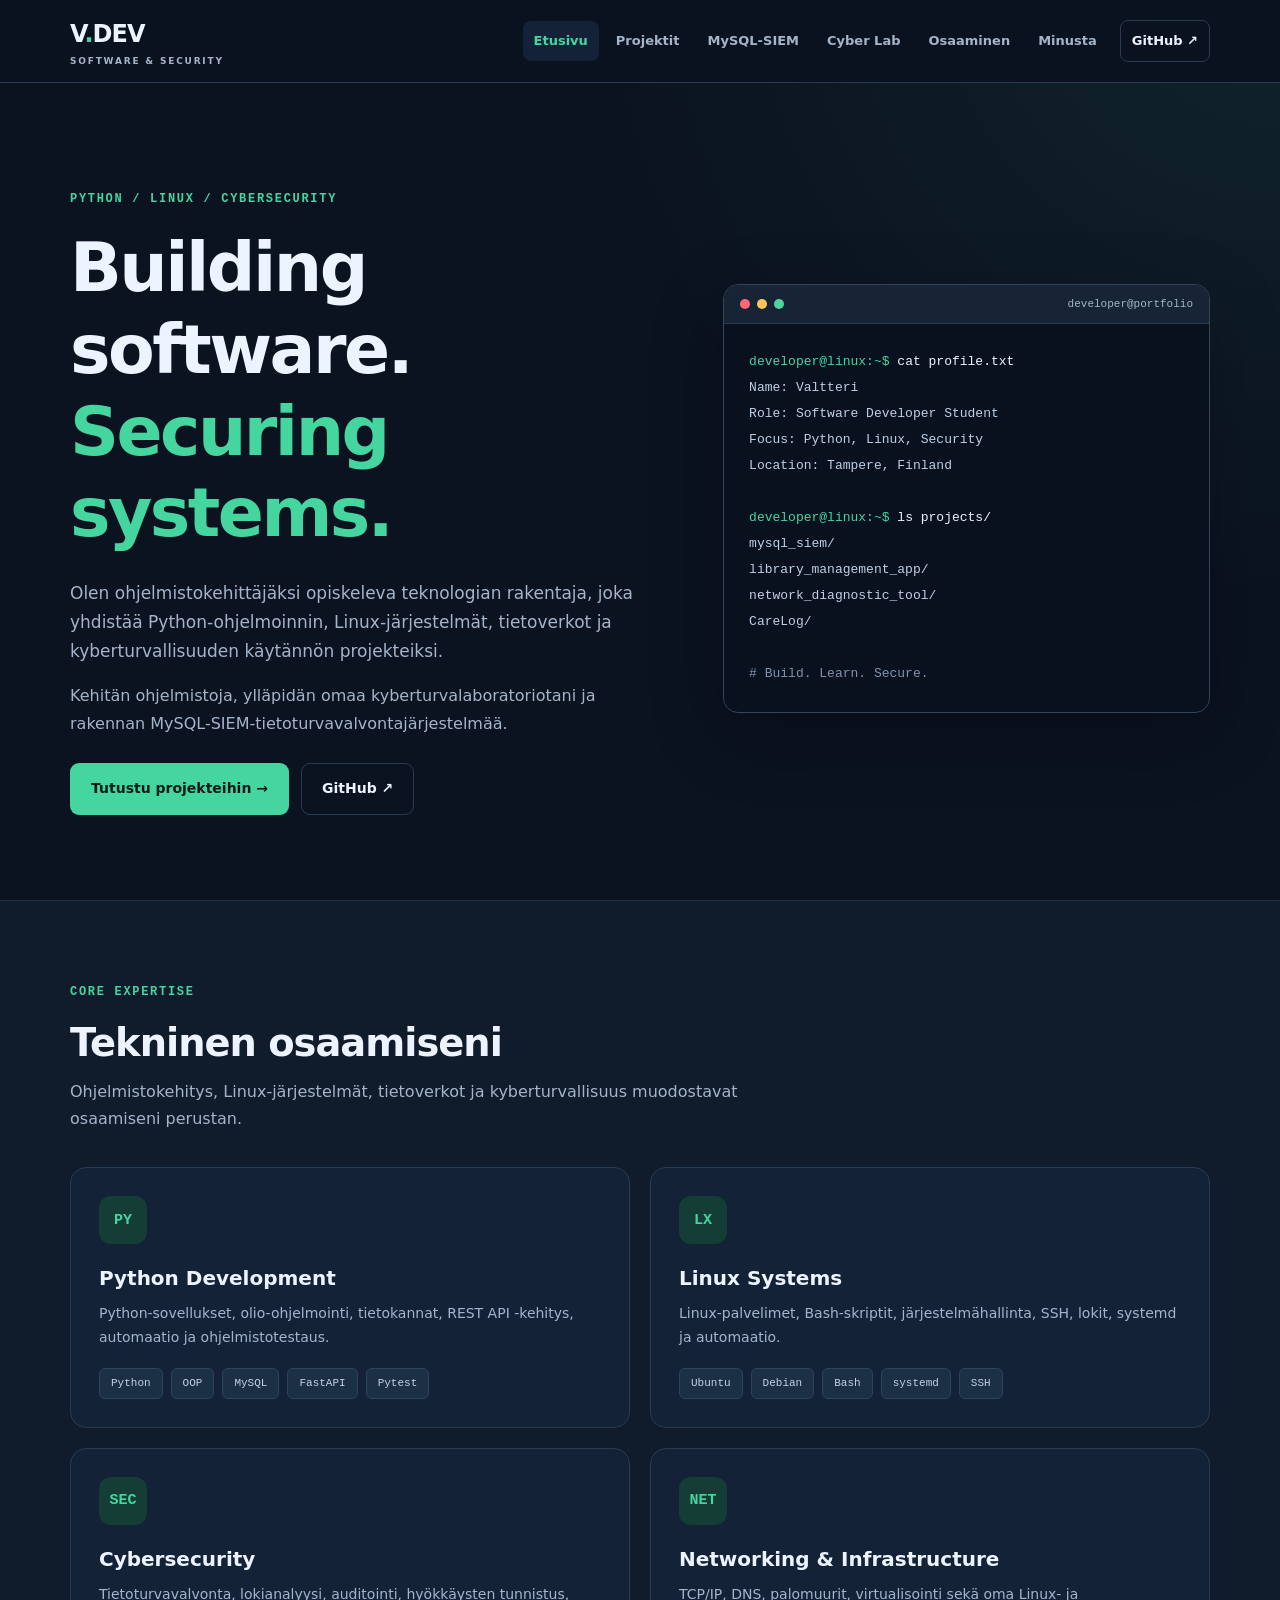
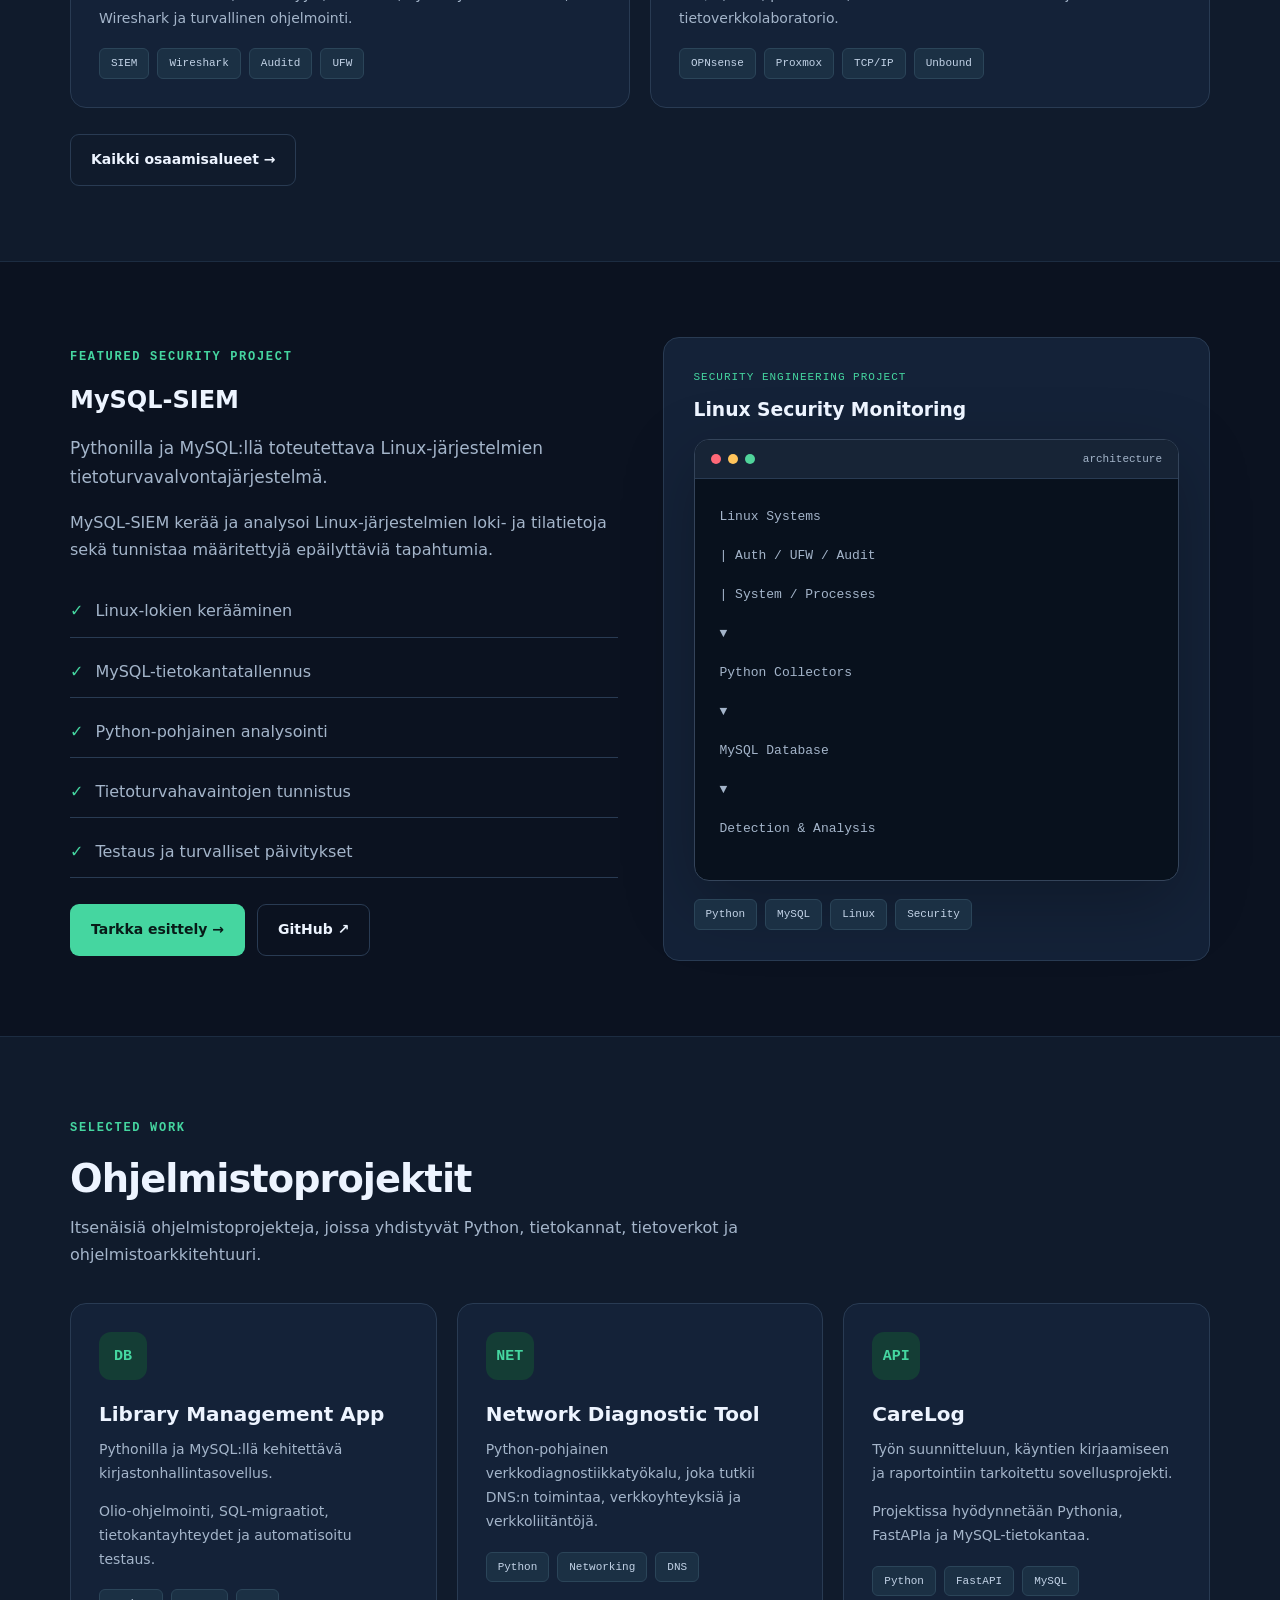
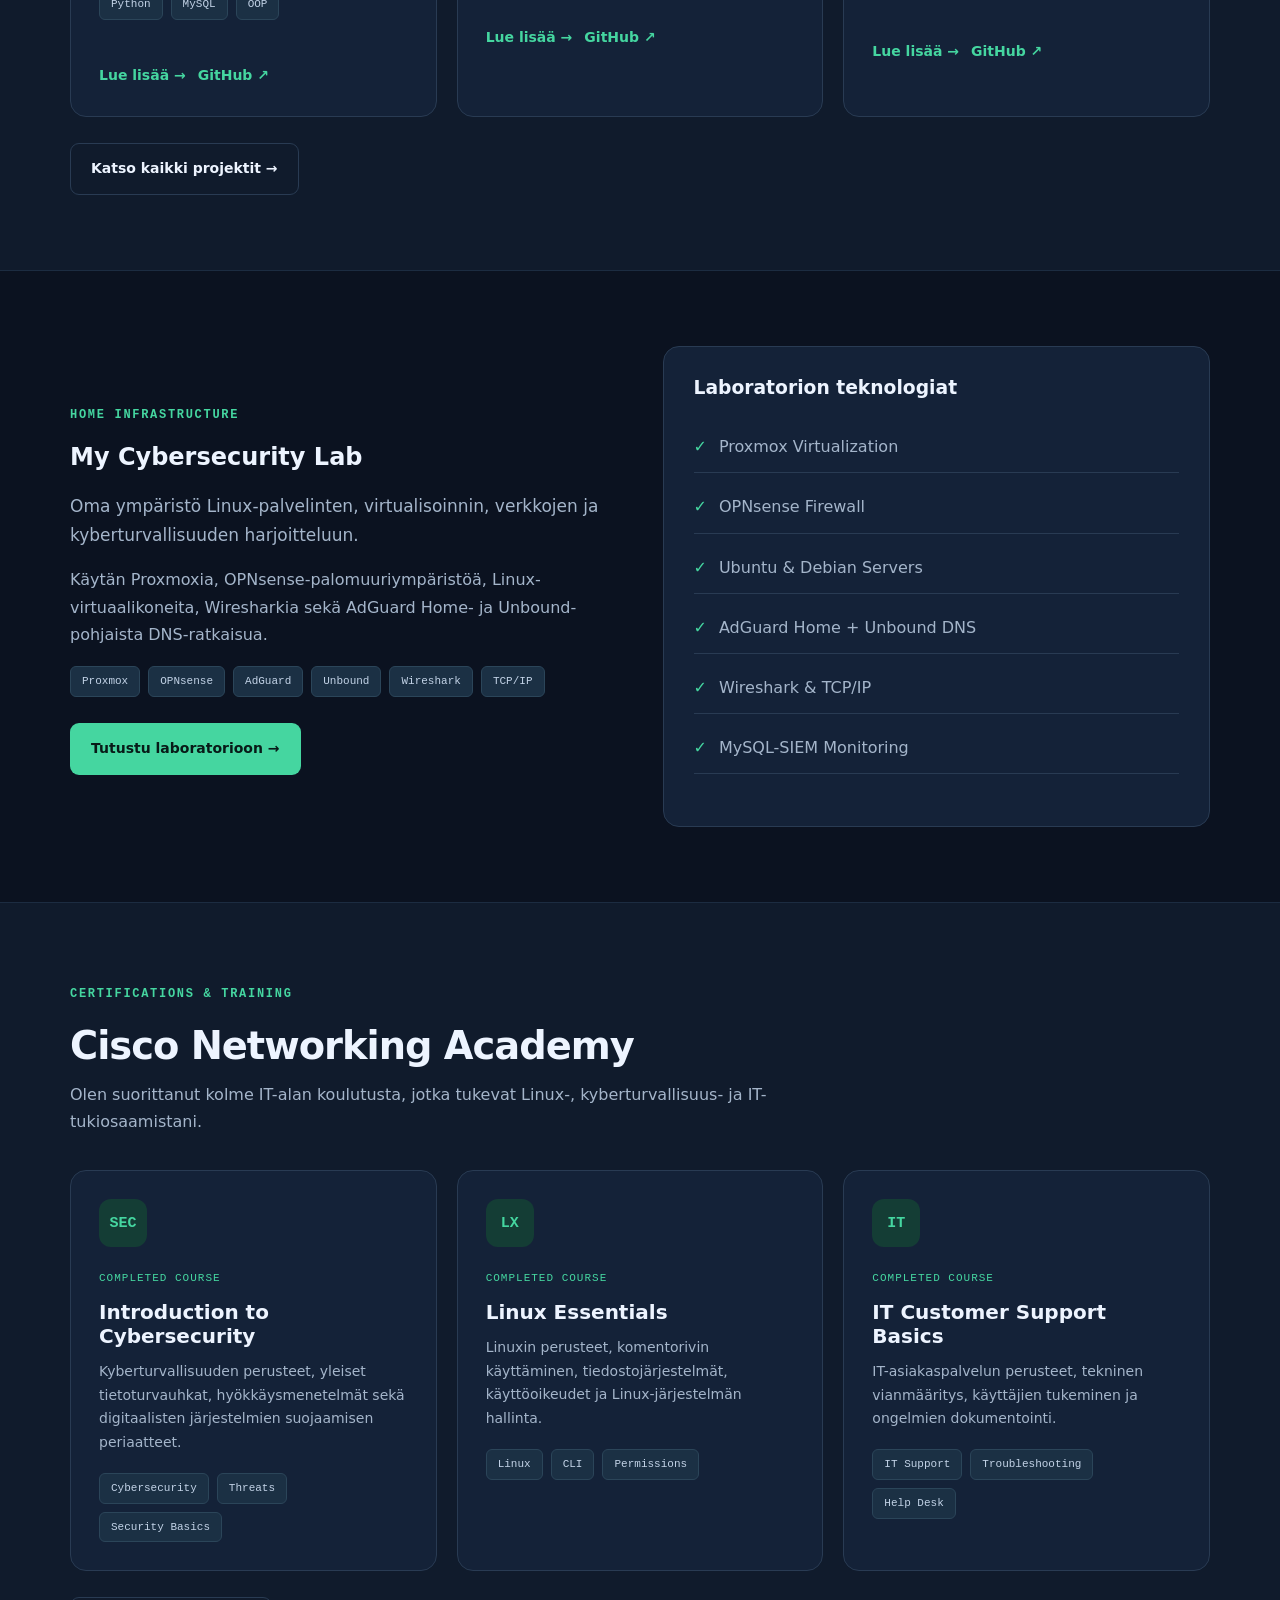
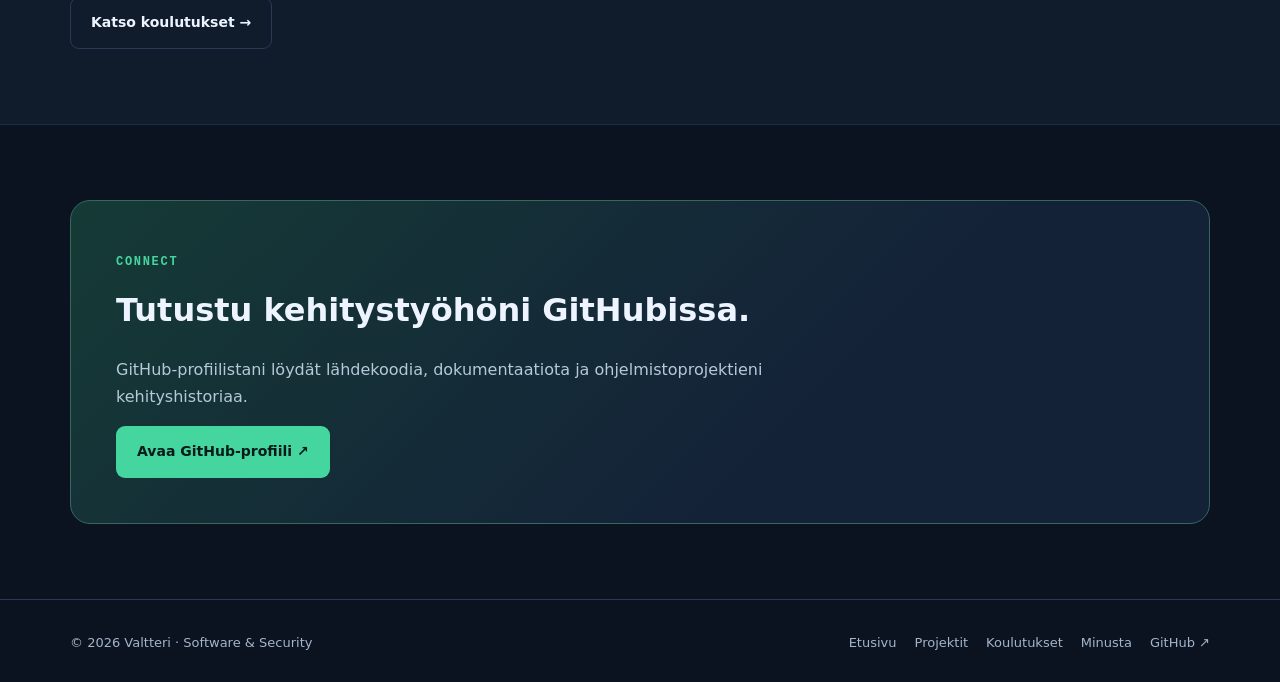
<file: docs/index.html>
<!DOCTYPE html>
<html lang="fi">

<head>
    <meta charset="UTF-8">
    <meta name="viewport"
          content="width=device-width, initial-scale=1.0">
    <meta name="theme-color" content="#0b1220">

    <meta name="description"
          content="Valtterin ohjelmistokehittäjän portfolio.
          Python, Linux, kyberturvallisuus, tietoverkot,
          Cisco Networking Academy ja MySQL-SIEM.">

    <title>
        Valtteri | Software Developer & Cybersecurity
    </title>

    <link rel="stylesheet" href="css/style.css">
</head>

<body>

<a class="skip-link" href="#main">
    Siirry sisältöön
</a>

<!-- NAVIGAATIO -->

<header class="site-header">
    <div class="container header-inner">

        <a class="brand" href="index.html">
            V<span class="accent">.</span>DEV
            <span class="brand-subtitle">
                SOFTWARE & SECURITY
            </span>
        </a>

        <nav class="nav" aria-label="Päävalikko">
            <a href="index.html" aria-current="page">Etusivu</a>
            <a href="projects.html">Projektit</a>
            <a href="mysql-siem.html">MySQL-SIEM</a>
            <a href="cyber-lab.html">Cyber Lab</a>
            <a href="skills.html">Osaaminen</a>
            <a href="about.html">Minusta</a>

            <a class="nav-github"
               href="https://github.com/valtteri-cybersecurity"
               target="_blank"
               rel="noopener noreferrer">
                GitHub ↗
            </a>
        </nav>

    </div>
</header>


<main id="main">

    <!-- HERO -->

    <section class="hero">
        <div class="container hero-grid">

            <div>
                <span class="eyebrow">
                    Python / Linux / Cybersecurity
                </span>

                <h1>
                    Building software.
                    <br>
                    <span class="accent">
                        Securing systems.
                    </span>
                </h1>

                <p class="hero-lead">
                    Olen ohjelmistokehittäjäksi opiskeleva
                    teknologian rakentaja, joka yhdistää
                    Python-ohjelmoinnin, Linux-järjestelmät,
                    tietoverkot ja kyberturvallisuuden
                    käytännön projekteiksi.
                </p>

                <p class="muted">
                    Kehitän ohjelmistoja, ylläpidän omaa
                    kyberturvalaboratoriotani ja rakennan
                    MySQL-SIEM-tietoturvavalvontajärjestelmää.
                </p>

                <div class="button-row">
                    <a class="button button-primary"
                       href="projects.html">
                        Tutustu projekteihin →
                    </a>

                    <a class="button button-outline"
                       href="https://github.com/valtteri-cybersecurity"
                       target="_blank"
                       rel="noopener noreferrer">
                        GitHub ↗
                    </a>
                </div>
            </div>

            <!-- TERMINAALI -->

            <div class="terminal">

                <div class="terminal-top">
                    <span class="dot dot-red"></span>
                    <span class="dot dot-yellow"></span>
                    <span class="dot dot-green"></span>
                    <span class="terminal-title">
                        developer@portfolio
                    </span>
                </div>

                <div class="terminal-body">

                    <p class="terminal-line">
                        <span class="terminal-prompt">
                            developer@linux:~$
                        </span>
                        cat profile.txt
                    </p>

                    <p class="terminal-line terminal-output">
                        Name: Valtteri
                    </p>

                    <p class="terminal-line terminal-output">
                        Role: Software Developer Student
                    </p>

                    <p class="terminal-line terminal-output">
                        Focus: Python, Linux, Security
                    </p>

                    <p class="terminal-line terminal-output">
                        Location: Tampere, Finland
                    </p>

                    <br>

                    <p class="terminal-line">
                        <span class="terminal-prompt">
                            developer@linux:~$
                        </span>
                        ls projects/
                    </p>

                    <p class="terminal-line terminal-output">
                        mysql_siem/
                    </p>

                    <p class="terminal-line terminal-output">
                        library_management_app/
                    </p>

                    <p class="terminal-line terminal-output">
                        network_diagnostic_tool/
                    </p>

                    <p class="terminal-line terminal-output">
                        CareLog/
                    </p>

                    <br>

                    <p class="terminal-line terminal-comment">
                        # Build. Learn. Secure.
                    </p>

                </div>
            </div>

        </div>
    </section>


    <!-- OSAAMINEN -->

    <section class="section section-soft">
        <div class="container">

            <div class="section-heading">
                <span class="eyebrow">Core Expertise</span>
                <h2>Tekninen osaamiseni</h2>

                <p>
                    Ohjelmistokehitys, Linux-järjestelmät,
                    tietoverkot ja kyberturvallisuus
                    muodostavat osaamiseni perustan.
                </p>
            </div>

            <div class="grid grid-2">

                <article class="card">
                    <div class="card-icon">PY</div>
                    <h3>Python Development</h3>

                    <p>
                        Python-sovellukset, olio-ohjelmointi,
                        tietokannat, REST API -kehitys,
                        automaatio ja ohjelmistotestaus.
                    </p>

                    <div class="tags">
                        <span class="tag">Python</span>
                        <span class="tag">OOP</span>
                        <span class="tag">MySQL</span>
                        <span class="tag">FastAPI</span>
                        <span class="tag">Pytest</span>
                    </div>
                </article>

                <article class="card">
                    <div class="card-icon">LX</div>
                    <h3>Linux Systems</h3>

                    <p>
                        Linux-palvelimet, Bash-skriptit,
                        järjestelmähallinta, SSH,
                        lokit, systemd ja automaatio.
                    </p>

                    <div class="tags">
                        <span class="tag">Ubuntu</span>
                        <span class="tag">Debian</span>
                        <span class="tag">Bash</span>
                        <span class="tag">systemd</span>
                        <span class="tag">SSH</span>
                    </div>
                </article>

                <article class="card">
                    <div class="card-icon">SEC</div>
                    <h3>Cybersecurity</h3>

                    <p>
                        Tietoturvavalvonta, lokianalyysi,
                        auditointi, hyökkäysten tunnistus,
                        Wireshark ja turvallinen ohjelmointi.
                    </p>

                    <div class="tags">
                        <span class="tag">SIEM</span>
                        <span class="tag">Wireshark</span>
                        <span class="tag">Auditd</span>
                        <span class="tag">UFW</span>
                    </div>
                </article>

                <article class="card">
                    <div class="card-icon">NET</div>
                    <h3>Networking & Infrastructure</h3>

                    <p>
                        TCP/IP, DNS, palomuurit,
                        virtualisointi sekä oma
                        Linux- ja tietoverkkolaboratorio.
                    </p>

                    <div class="tags">
                        <span class="tag">OPNsense</span>
                        <span class="tag">Proxmox</span>
                        <span class="tag">TCP/IP</span>
                        <span class="tag">Unbound</span>
                    </div>
                </article>

            </div>

            <div class="button-row">
                <a class="button button-outline"
                   href="skills.html">
                    Kaikki osaamisalueet →
                </a>
            </div>

        </div>
    </section>


    <!-- MYSQL-SIEM -->

    <section class="section">
        <div class="container two-columns">

            <div>
                <span class="eyebrow">
                    Featured Security Project
                </span>

                <h2>MySQL-SIEM</h2>

                <p class="hero-lead">
                    Pythonilla ja MySQL:llä
                    toteutettava Linux-järjestelmien
                    tietoturvavalvontajärjestelmä.
                </p>

                <p class="muted">
                    MySQL-SIEM kerää ja analysoi
                    Linux-järjestelmien loki- ja
                    tilatietoja sekä tunnistaa
                    määritettyjä epäilyttäviä tapahtumia.
                </p>

                <ul class="feature-list">
                    <li>Linux-lokien kerääminen</li>
                    <li>MySQL-tietokantatallennus</li>
                    <li>Python-pohjainen analysointi</li>
                    <li>Tietoturvahavaintojen tunnistus</li>
                    <li>Testaus ja turvalliset päivitykset</li>
                </ul>

                <div class="button-row">
                    <a class="button button-primary"
                       href="mysql-siem.html">
                        Tarkka esittely →
                    </a>

                    <a class="button button-outline"
                       href="https://github.com/valtteri-cybersecurity/mysql_siem"
                       target="_blank"
                       rel="noopener noreferrer">
                        GitHub ↗
                    </a>
                </div>
            </div>

            <div class="info-panel">

                <div class="project-status">
                    Security Engineering Project
                </div>

                <h3>Linux Security Monitoring</h3>

                <div class="terminal">

                    <div class="terminal-top">
                        <span class="dot dot-red"></span>
                        <span class="dot dot-yellow"></span>
                        <span class="dot dot-green"></span>
                        <span class="terminal-title">
                            architecture
                        </span>
                    </div>

                    <div class="terminal-body">
                        <p class="terminal-output">Linux Systems</p>
                        <p class="terminal-comment">
                            | Auth / UFW / Audit
                        </p>
                        <p class="terminal-comment">
                            | System / Processes
                        </p>

                        <p class="terminal-output">▼</p>
                        <p class="terminal-prompt">
                            Python Collectors
                        </p>

                        <p class="terminal-output">▼</p>
                        <p class="terminal-prompt">
                            MySQL Database
                        </p>

                        <p class="terminal-output">▼</p>
                        <p class="terminal-prompt">
                            Detection & Analysis
                        </p>
                    </div>
                </div>

                <div class="tags">
                    <span class="tag">Python</span>
                    <span class="tag">MySQL</span>
                    <span class="tag">Linux</span>
                    <span class="tag">Security</span>
                </div>

            </div>
        </div>
    </section>


    <!-- OHJELMISTOPROJEKTIT -->

    <section class="section section-soft">
        <div class="container">

            <div class="section-heading">
                <span class="eyebrow">Selected Work</span>
                <h2>Ohjelmistoprojektit</h2>

                <p>
                    Itsenäisiä ohjelmistoprojekteja,
                    joissa yhdistyvät Python,
                    tietokannat, tietoverkot ja
                    ohjelmistoarkkitehtuuri.
                </p>
            </div>

            <div class="grid grid-3">

                <!-- LIBRARY MANAGEMENT -->

                <article class="card">
                    <div class="card-icon">DB</div>
                    <h3>Library Management App</h3>

                    <p>
                        Pythonilla ja MySQL:llä
                        kehitettävä kirjastonhallintasovellus.
                    </p>

                    <p>
                        Olio-ohjelmointi, SQL-migraatiot,
                        tietokantayhteydet ja
                        automatisoitu testaus.
                    </p>

                    <div class="tags">
                        <span class="tag">Python</span>
                        <span class="tag">MySQL</span>
                        <span class="tag">OOP</span>
                    </div>

                    <div class="button-row">
                        <a class="card-link"
                           href="projects.html">
                            Lue lisää →
                        </a>

                        <a class="card-link"
                           href="https://github.com/valtteri-cybersecurity/school-projects/tree/main/library_management_app"
                           target="_blank"
                           rel="noopener noreferrer">
                            GitHub ↗
                        </a>
                    </div>
                </article>

                <!-- NETWORK DIAGNOSTIC TOOL -->

                <article class="card">
                    <div class="card-icon">NET</div>
                    <h3>Network Diagnostic Tool</h3>

                    <p>
                        Python-pohjainen verkkodiagnostiikkatyökalu,
                        joka tutkii DNS:n toimintaa,
                        verkkoyhteyksiä ja verkkoliitäntöjä.
                    </p>

                    <div class="tags">
                        <span class="tag">Python</span>
                        <span class="tag">Networking</span>
                        <span class="tag">DNS</span>
                    </div>

                    <div class="button-row">
                        <a class="card-link"
                           href="projects.html">
                            Lue lisää →
                        </a>

                        <a class="card-link"
                           href="https://github.com/valtteri-cybersecurity/Network-Diagnostic-Tool"
                           target="_blank"
                           rel="noopener noreferrer">
                            GitHub ↗
                        </a>
                    </div>
                </article>

                <!-- CARELOG -->

                <article class="card">
                    <div class="card-icon">API</div>
                    <h3>CareLog</h3>

                    <p>
                        Työn suunnitteluun,
                        käyntien kirjaamiseen ja
                        raportointiin tarkoitettu sovellusprojekti.
                    </p>

                    <p>
                        Projektissa hyödynnetään Pythonia,
                        FastAPIa ja MySQL-tietokantaa.
                    </p>

                    <div class="tags">
                        <span class="tag">Python</span>
                        <span class="tag">FastAPI</span>
                        <span class="tag">MySQL</span>
                    </div>

                    <div class="button-row">
                        <a class="card-link"
                           href="projects.html">
                            Lue lisää →
                        </a>

                        <a class="card-link"
                           href="https://github.com/valtteri-cybersecurity/CareLog"
                           target="_blank"
                           rel="noopener noreferrer">
                            GitHub ↗
                        </a>
                    </div>
                </article>

            </div>

            <div class="button-row">
                <a class="button button-outline"
                   href="projects.html">
                    Katso kaikki projektit →
                </a>
            </div>

        </div>
    </section>


    <!-- CYBER LAB -->

    <section class="section">
        <div class="container two-columns">

            <div>
                <span class="eyebrow">Home Infrastructure</span>
                <h2>My Cybersecurity Lab</h2>

                <p class="hero-lead">
                    Oma ympäristö Linux-palvelinten,
                    virtualisoinnin, verkkojen ja
                    kyberturvallisuuden harjoitteluun.
                </p>

                <p class="muted">
                    Käytän Proxmoxia,
                    OPNsense-palomuuriympäristöä,
                    Linux-virtuaalikoneita,
                    Wiresharkia sekä
                    AdGuard Home- ja Unbound-pohjaista
                    DNS-ratkaisua.
                </p>

                <div class="tags">
                    <span class="tag">Proxmox</span>
                    <span class="tag">OPNsense</span>
                    <span class="tag">AdGuard</span>
                    <span class="tag">Unbound</span>
                    <span class="tag">Wireshark</span>
                    <span class="tag">TCP/IP</span>
                </div>

                <div class="button-row">
                    <a class="button button-primary"
                       href="cyber-lab.html">
                        Tutustu laboratorioon →
                    </a>
                </div>
            </div>

            <div class="info-panel">
                <h3>Laboratorion teknologiat</h3>

                <ul class="feature-list">
                    <li>Proxmox Virtualization</li>
                    <li>OPNsense Firewall</li>
                    <li>Ubuntu & Debian Servers</li>
                    <li>AdGuard Home + Unbound DNS</li>
                    <li>Wireshark & TCP/IP</li>
                    <li>MySQL-SIEM Monitoring</li>
                </ul>
            </div>

        </div>
    </section>


    <!-- UUSI: CISCO-SUORITUKSET -->

    <section class="section section-soft"
             id="certifications">

        <div class="container">

            <div class="section-heading">

                <span class="eyebrow">
                    Certifications & Training
                </span>

                <h2>
                    Cisco Networking Academy
                </h2>

                <p>
                    Olen suorittanut kolme IT-alan
                    koulutusta, jotka tukevat
                    Linux-, kyberturvallisuus- ja
                    IT-tukiosaamistani.
                </p>
            </div>

            <div class="grid grid-3">

                <article class="card">
                    <div class="card-icon">SEC</div>

                    <div class="project-status">
                        Completed Course
                    </div>

                    <h3>Introduction to Cybersecurity</h3>

                    <p>
                        Kyberturvallisuuden perusteet,
                        yleiset tietoturvauhkat,
                        hyökkäysmenetelmät sekä
                        digitaalisten järjestelmien
                        suojaamisen periaatteet.
                    </p>

                    <div class="tags">
                        <span class="tag">Cybersecurity</span>
                        <span class="tag">Threats</span>
                        <span class="tag">Security Basics</span>
                    </div>
                </article>

                <article class="card">
                    <div class="card-icon">LX</div>

                    <div class="project-status">
                        Completed Course
                    </div>

                    <h3>Linux Essentials</h3>

                    <p>
                        Linuxin perusteet, komentorivin
                        käyttäminen, tiedostojärjestelmät,
                        käyttöoikeudet ja
                        Linux-järjestelmän hallinta.
                    </p>

                    <div class="tags">
                        <span class="tag">Linux</span>
                        <span class="tag">CLI</span>
                        <span class="tag">Permissions</span>
                    </div>
                </article>

                <article class="card">
                    <div class="card-icon">IT</div>

                    <div class="project-status">
                        Completed Course
                    </div>

                    <h3>IT Customer Support Basics</h3>

                    <p>
                        IT-asiakaspalvelun perusteet,
                        tekninen vianmääritys,
                        käyttäjien tukeminen
                        ja ongelmien dokumentointi.
                    </p>

                    <div class="tags">
                        <span class="tag">IT Support</span>
                        <span class="tag">Troubleshooting</span>
                        <span class="tag">Help Desk</span>
                    </div>
                </article>

            </div>

            <div class="button-row">
                <a class="button button-outline"
                   href="skills.html#certifications">
                    Katso koulutukset →
                </a>
            </div>

        </div>
    </section>


    <!-- YHTEYSTIEDOT -->

    <section class="section" id="contact">

        <div class="container">
            <div class="contact-box">

                <span class="eyebrow">Connect</span>

                <h2>
                    Tutustu kehitystyöhöni GitHubissa.
                </h2>

                <p>
                    GitHub-profiilistani löydät
                    lähdekoodia, dokumentaatiota
                    ja ohjelmistoprojektieni
                    kehityshistoriaa.
                </p>

                <a class="button button-primary"
                   href="https://github.com/valtteri-cybersecurity"
                   target="_blank"
                   rel="noopener noreferrer">
                    Avaa GitHub-profiili ↗
                </a>

            </div>
        </div>

    </section>

</main>


<!-- FOOTER -->

<footer class="site-footer">

    <div class="container footer-inner">

        <span>
            © 2026 Valtteri · Software & Security
        </span>

        <div class="footer-links">
            <a href="index.html">Etusivu</a>
            <a href="projects.html">Projektit</a>
            <a href="skills.html#certifications">
                Koulutukset
            </a>
            <a href="about.html">Minusta</a>

            <a href="https://github.com/valtteri-cybersecurity"
               target="_blank"
               rel="noopener noreferrer">
                GitHub ↗
            </a>
        </div>

    </div>

</footer>

</body>
</html>
</file>
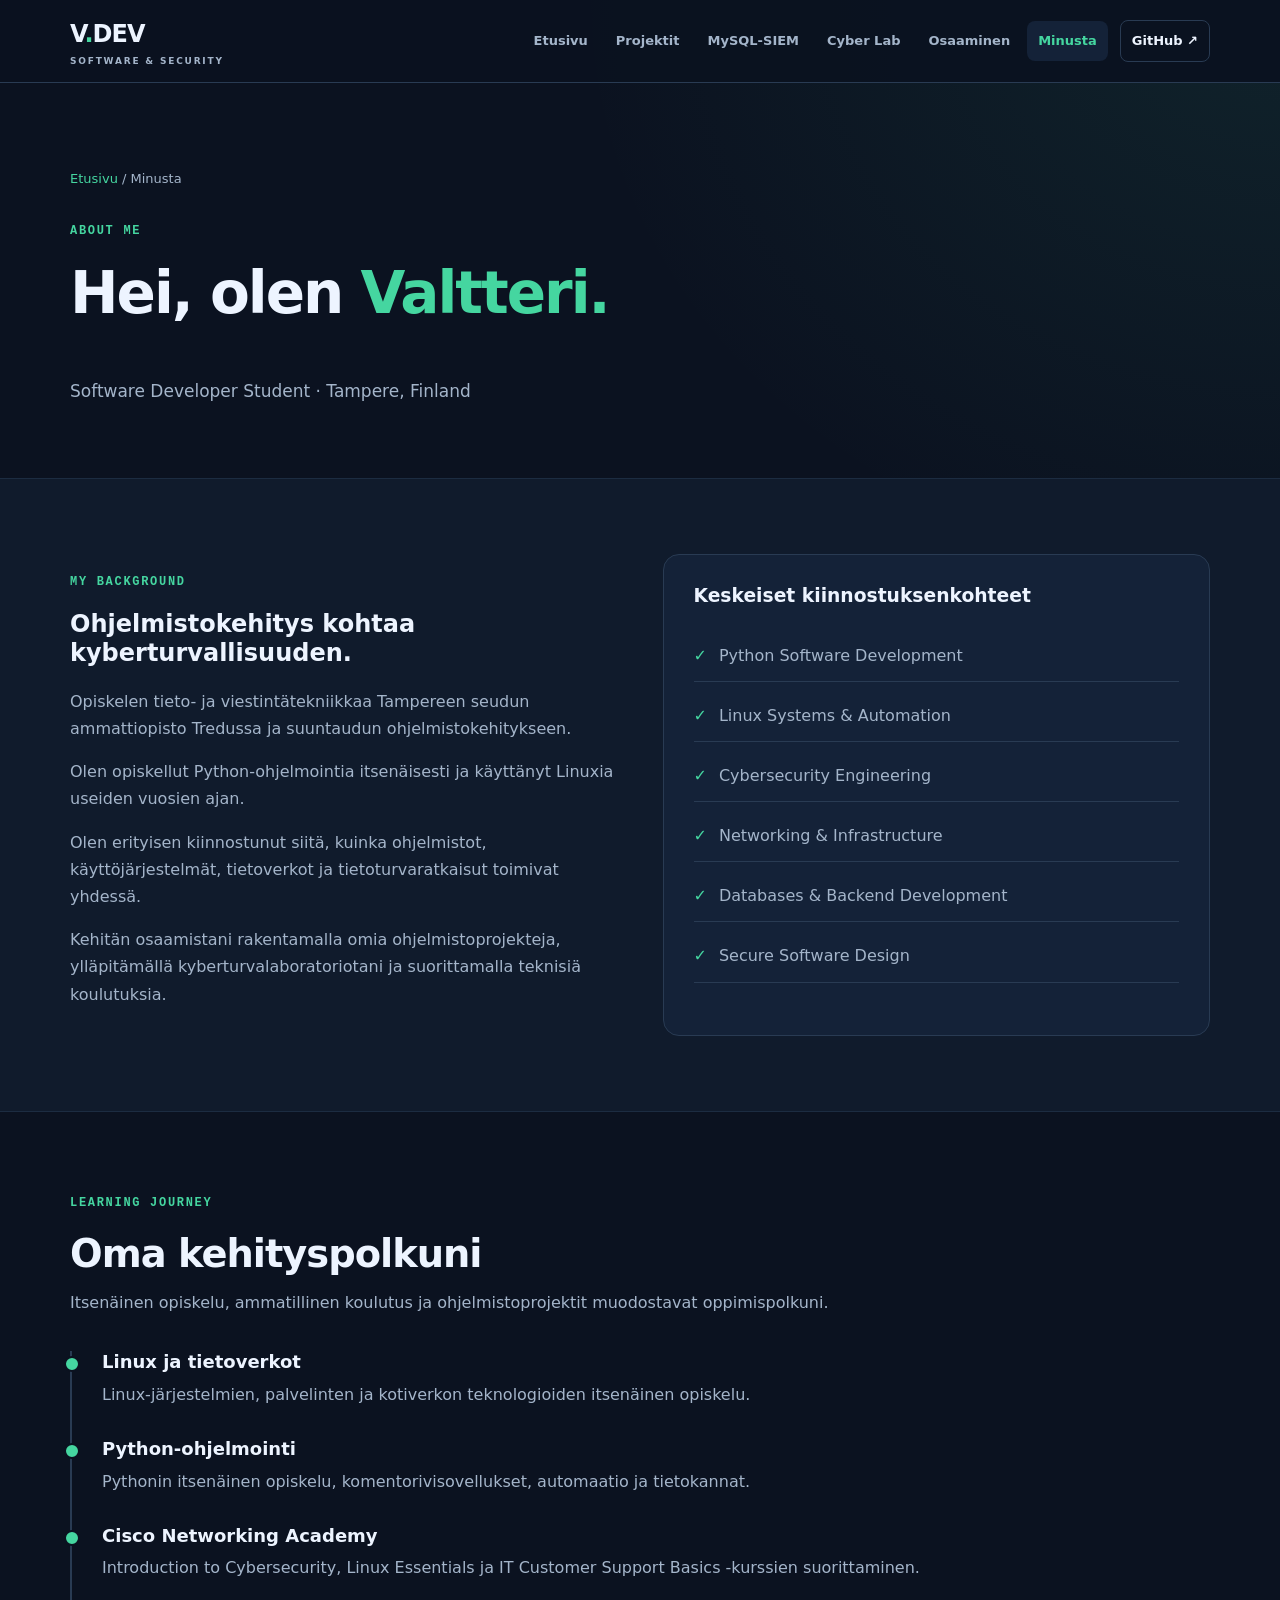
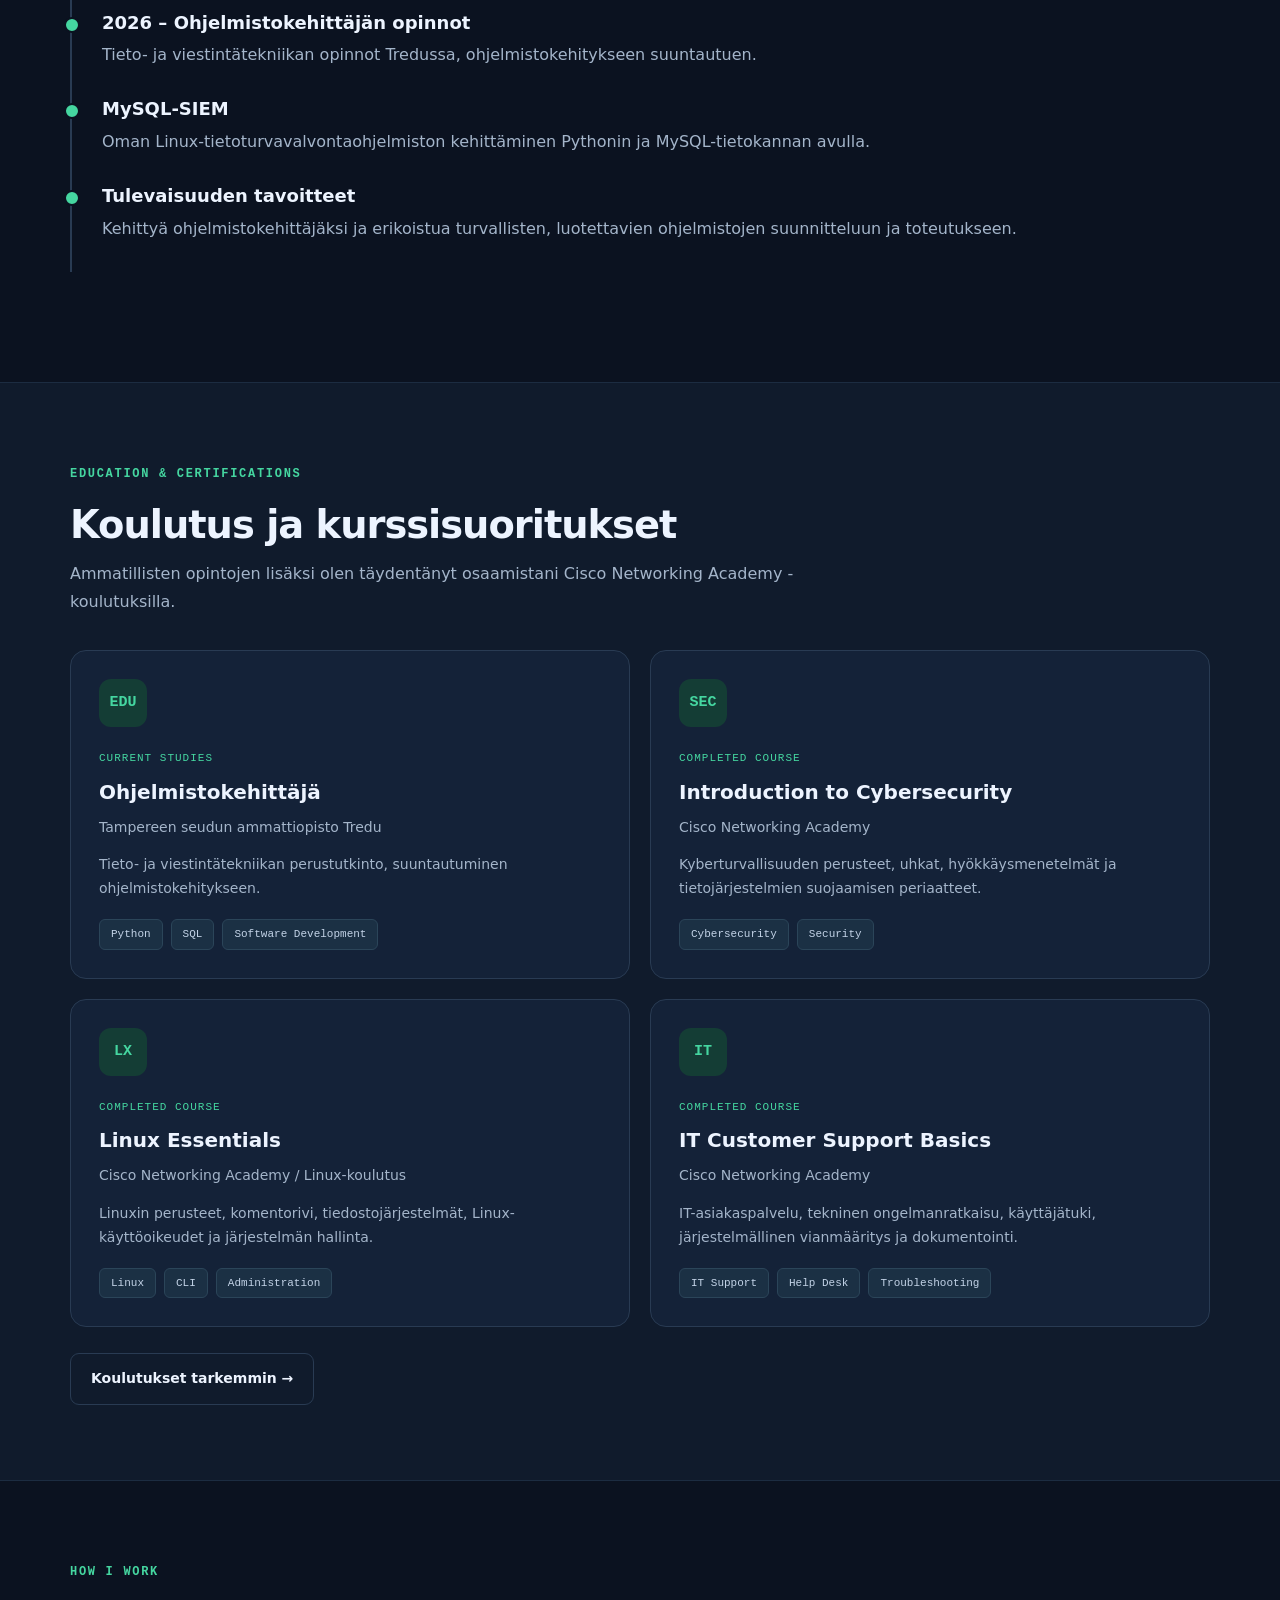
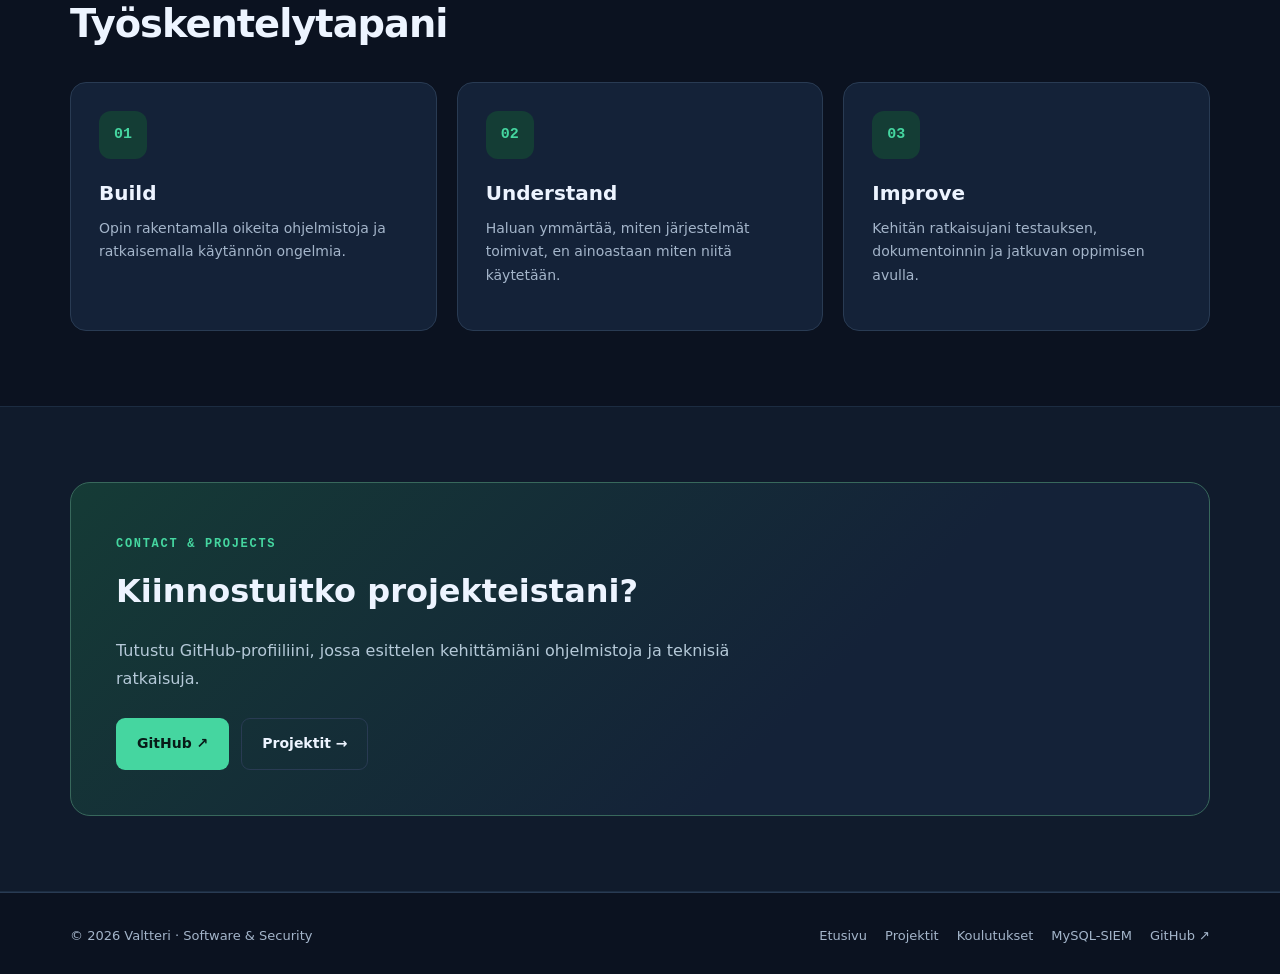
<file: docs/about.html>
<!DOCTYPE html>
<html lang="fi">

<head>
    <meta charset="UTF-8">
    <meta name="viewport"
          content="width=device-width, initial-scale=1.0">
    <meta name="theme-color" content="#0b1220">

    <meta name="description"
          content="Tietoa Valtterista, ohjelmistokehittäjäksi
          opiskelevasta Linux- ja kyberturvallisuuden
          harrastajasta. Opinnot ja Cisco-koulutukset.">

    <title>Minusta | V.DEV</title>
    <link rel="stylesheet" href="css/style.css">
</head>

<body>

<a class="skip-link" href="#main">
    Siirry sisältöön
</a>


<!-- NAVIGAATIO -->

<header class="site-header">
    <div class="container header-inner">

        <a class="brand" href="index.html">
            V<span class="accent">.</span>DEV
            <span class="brand-subtitle">
                SOFTWARE & SECURITY
            </span>
        </a>

        <nav class="nav" aria-label="Päävalikko">
            <a href="index.html">Etusivu</a>
            <a href="projects.html">Projektit</a>
            <a href="mysql-siem.html">MySQL-SIEM</a>
            <a href="cyber-lab.html">Cyber Lab</a>
            <a href="skills.html">Osaaminen</a>

            <a href="about.html" aria-current="page">
                Minusta
            </a>

            <a class="nav-github"
               href="https://github.com/valtteri-cybersecurity"
               target="_blank"
               rel="noopener noreferrer">
                GitHub ↗
            </a>
        </nav>

    </div>
</header>


<main id="main">

    <!-- HERO -->

    <section class="page-hero">
        <div class="container">

            <div class="breadcrumb">
                <a href="index.html">Etusivu</a>
                / Minusta
            </div>

            <span class="eyebrow">About Me</span>

            <h1>
                Hei, olen
                <span class="accent">Valtteri.</span>
            </h1>

            <p>
                Software Developer Student
                · Tampere, Finland
            </p>

        </div>
    </section>


    <!-- TAUSTA -->

    <section class="section section-soft">
        <div class="container two-columns">

            <div>
                <span class="eyebrow">My Background</span>

                <h2>
                    Ohjelmistokehitys kohtaa
                    kyberturvallisuuden.
                </h2>

                <p class="muted">
                    Opiskelen tieto- ja viestintätekniikkaa
                    Tampereen seudun ammattiopisto
                    Tredussa ja suuntaudun
                    ohjelmistokehitykseen.
                </p>

                <p class="muted">
                    Olen opiskellut Python-ohjelmointia
                    itsenäisesti ja käyttänyt Linuxia
                    useiden vuosien ajan.
                </p>

                <p class="muted">
                    Olen erityisen kiinnostunut siitä,
                    kuinka ohjelmistot, käyttöjärjestelmät,
                    tietoverkot ja tietoturvaratkaisut
                    toimivat yhdessä.
                </p>

                <p class="muted">
                    Kehitän osaamistani rakentamalla
                    omia ohjelmistoprojekteja,
                    ylläpitämällä kyberturvalaboratoriotani
                    ja suorittamalla teknisiä koulutuksia.
                </p>
            </div>

            <div class="info-panel">

                <h3>
                    Keskeiset kiinnostuksenkohteet
                </h3>

                <ul class="feature-list">
                    <li>Python Software Development</li>
                    <li>Linux Systems & Automation</li>
                    <li>Cybersecurity Engineering</li>
                    <li>Networking & Infrastructure</li>
                    <li>Databases & Backend Development</li>
                    <li>Secure Software Design</li>
                </ul>

            </div>

        </div>
    </section>


    <!-- KEHITYSPOLKU -->

    <section class="section">
        <div class="container">

            <div class="section-heading">
                <span class="eyebrow">Learning Journey</span>
                <h2>Oma kehityspolkuni</h2>

                <p>
                    Itsenäinen opiskelu, ammatillinen
                    koulutus ja ohjelmistoprojektit
                    muodostavat oppimispolkuni.
                </p>
            </div>

            <div class="timeline">

                <div class="timeline-item">
                    <h3>Linux ja tietoverkot</h3>

                    <p>
                        Linux-järjestelmien,
                        palvelinten ja kotiverkon
                        teknologioiden itsenäinen opiskelu.
                    </p>
                </div>

                <div class="timeline-item">
                    <h3>Python-ohjelmointi</h3>

                    <p>
                        Pythonin itsenäinen opiskelu,
                        komentorivisovellukset,
                        automaatio ja tietokannat.
                    </p>
                </div>

                <div class="timeline-item">
                    <h3>Cisco Networking Academy</h3>

                    <p>
                        Introduction to Cybersecurity,
                        Linux Essentials ja
                        IT Customer Support Basics
                        -kurssien suorittaminen.
                    </p>
                </div>

                <div class="timeline-item">
                    <h3>
                        2026 – Ohjelmistokehittäjän opinnot
                    </h3>

                    <p>
                        Tieto- ja viestintätekniikan
                        opinnot Tredussa,
                        ohjelmistokehitykseen suuntautuen.
                    </p>
                </div>

                <div class="timeline-item">
                    <h3>MySQL-SIEM</h3>

                    <p>
                        Oman Linux-tietoturvavalvontaohjelmiston
                        kehittäminen Pythonin
                        ja MySQL-tietokannan avulla.
                    </p>
                </div>

                <div class="timeline-item">
                    <h3>Tulevaisuuden tavoitteet</h3>

                    <p>
                        Kehittyä ohjelmistokehittäjäksi
                        ja erikoistua turvallisten,
                        luotettavien ohjelmistojen
                        suunnitteluun ja toteutukseen.
                    </p>
                </div>

            </div>

        </div>
    </section>


    <!-- KOULUTUS JA SERTIFIKAATIT -->

    <section class="section section-soft"
             id="education">

        <div class="container">

            <div class="section-heading">
                <span class="eyebrow">
                    Education & Certifications
                </span>

                <h2>
                    Koulutus ja kurssisuoritukset
                </h2>

                <p>
                    Ammatillisten opintojen lisäksi
                    olen täydentänyt osaamistani
                    Cisco Networking Academy
                    -koulutuksilla.
                </p>
            </div>

            <div class="grid grid-2">

                <article class="card">

                    <div class="card-icon">EDU</div>

                    <div class="project-status">
                        Current Studies
                    </div>

                    <h3>
                        Ohjelmistokehittäjä
                    </h3>

                    <p>
                        Tampereen seudun ammattiopisto Tredu
                    </p>

                    <p>
                        Tieto- ja viestintätekniikan
                        perustutkinto, suuntautuminen
                        ohjelmistokehitykseen.
                    </p>

                    <div class="tags">
                        <span class="tag">Python</span>
                        <span class="tag">SQL</span>
                        <span class="tag">Software Development</span>
                    </div>

                </article>

                <article class="card">

                    <div class="card-icon">SEC</div>

                    <div class="project-status">
                        Completed Course
                    </div>

                    <h3>
                        Introduction to Cybersecurity
                    </h3>

                    <p>
                        Cisco Networking Academy
                    </p>

                    <p>
                        Kyberturvallisuuden perusteet,
                        uhkat, hyökkäysmenetelmät
                        ja tietojärjestelmien
                        suojaamisen periaatteet.
                    </p>

                    <div class="tags">
                        <span class="tag">Cybersecurity</span>
                        <span class="tag">Security</span>
                    </div>

                </article>

                <article class="card">

                    <div class="card-icon">LX</div>

                    <div class="project-status">
                        Completed Course
                    </div>

                    <h3>
                        Linux Essentials
                    </h3>

                    <p>
                        Cisco Networking Academy /
                        Linux-koulutus
                    </p>

                    <p>
                        Linuxin perusteet,
                        komentorivi, tiedostojärjestelmät,
                        Linux-käyttöoikeudet
                        ja järjestelmän hallinta.
                    </p>

                    <div class="tags">
                        <span class="tag">Linux</span>
                        <span class="tag">CLI</span>
                        <span class="tag">Administration</span>
                    </div>

                </article>

                <article class="card">

                    <div class="card-icon">IT</div>

                    <div class="project-status">
                        Completed Course
                    </div>

                    <h3>
                        IT Customer Support Basics
                    </h3>

                    <p>
                        Cisco Networking Academy
                    </p>

                    <p>
                        IT-asiakaspalvelu,
                        tekninen ongelmanratkaisu,
                        käyttäjätuki,
                        järjestelmällinen vianmääritys
                        ja dokumentointi.
                    </p>

                    <div class="tags">
                        <span class="tag">IT Support</span>
                        <span class="tag">Help Desk</span>
                        <span class="tag">Troubleshooting</span>
                    </div>

                </article>

            </div>

            <div class="button-row">
                <a class="button button-outline"
                   href="skills.html#certifications">
                    Koulutukset tarkemmin →
                </a>
            </div>

        </div>
    </section>


    <!-- TYÖSKENTELYTAPA -->

    <section class="section">

        <div class="container">

            <div class="section-heading">
                <span class="eyebrow">How I Work</span>
                <h2>Työskentelytapani</h2>
            </div>

            <div class="grid grid-3">

                <article class="card">

                    <div class="card-icon">01</div>
                    <h3>Build</h3>

                    <p>
                        Opin rakentamalla oikeita
                        ohjelmistoja ja ratkaisemalla
                        käytännön ongelmia.
                    </p>
                </article>

                <article class="card">

                    <div class="card-icon">02</div>
                    <h3>Understand</h3>

                    <p>
                        Haluan ymmärtää,
                        miten järjestelmät toimivat,
                        en ainoastaan miten niitä käytetään.
                    </p>
                </article>

                <article class="card">

                    <div class="card-icon">03</div>
                    <h3>Improve</h3>

                    <p>
                        Kehitän ratkaisujani testauksen,
                        dokumentoinnin ja jatkuvan
                        oppimisen avulla.
                    </p>
                </article>

            </div>

        </div>
    </section>


    <!-- YHTEYS -->

    <section class="section section-soft">

        <div class="container">

            <div class="contact-box">

                <span class="eyebrow">
                    Contact & Projects
                </span>

                <h2>
                    Kiinnostuitko projekteistani?
                </h2>

                <p>
                    Tutustu GitHub-profiiliini,
                    jossa esittelen kehittämiäni
                    ohjelmistoja ja teknisiä ratkaisuja.
                </p>

                <div class="button-row">

                    <a class="button button-primary"
                       href="https://github.com/valtteri-cybersecurity"
                       target="_blank"
                       rel="noopener noreferrer">
                        GitHub ↗
                    </a>

                    <a class="button button-outline"
                       href="projects.html">
                        Projektit →
                    </a>

                </div>

            </div>
        </div>
    </section>

</main>


<!-- FOOTER -->

<footer class="site-footer">

    <div class="container footer-inner">

        <span>
            © 2026 Valtteri · Software & Security
        </span>

        <div class="footer-links">

            <a href="index.html">Etusivu</a>
            <a href="projects.html">Projektit</a>

            <a href="skills.html#certifications">
                Koulutukset
            </a>

            <a href="mysql-siem.html">
                MySQL-SIEM
            </a>

            <a href="https://github.com/valtteri-cybersecurity"
               target="_blank"
               rel="noopener noreferrer">
                GitHub ↗
            </a>

        </div>
    </div>
</footer>

</body>
</html>
</file>
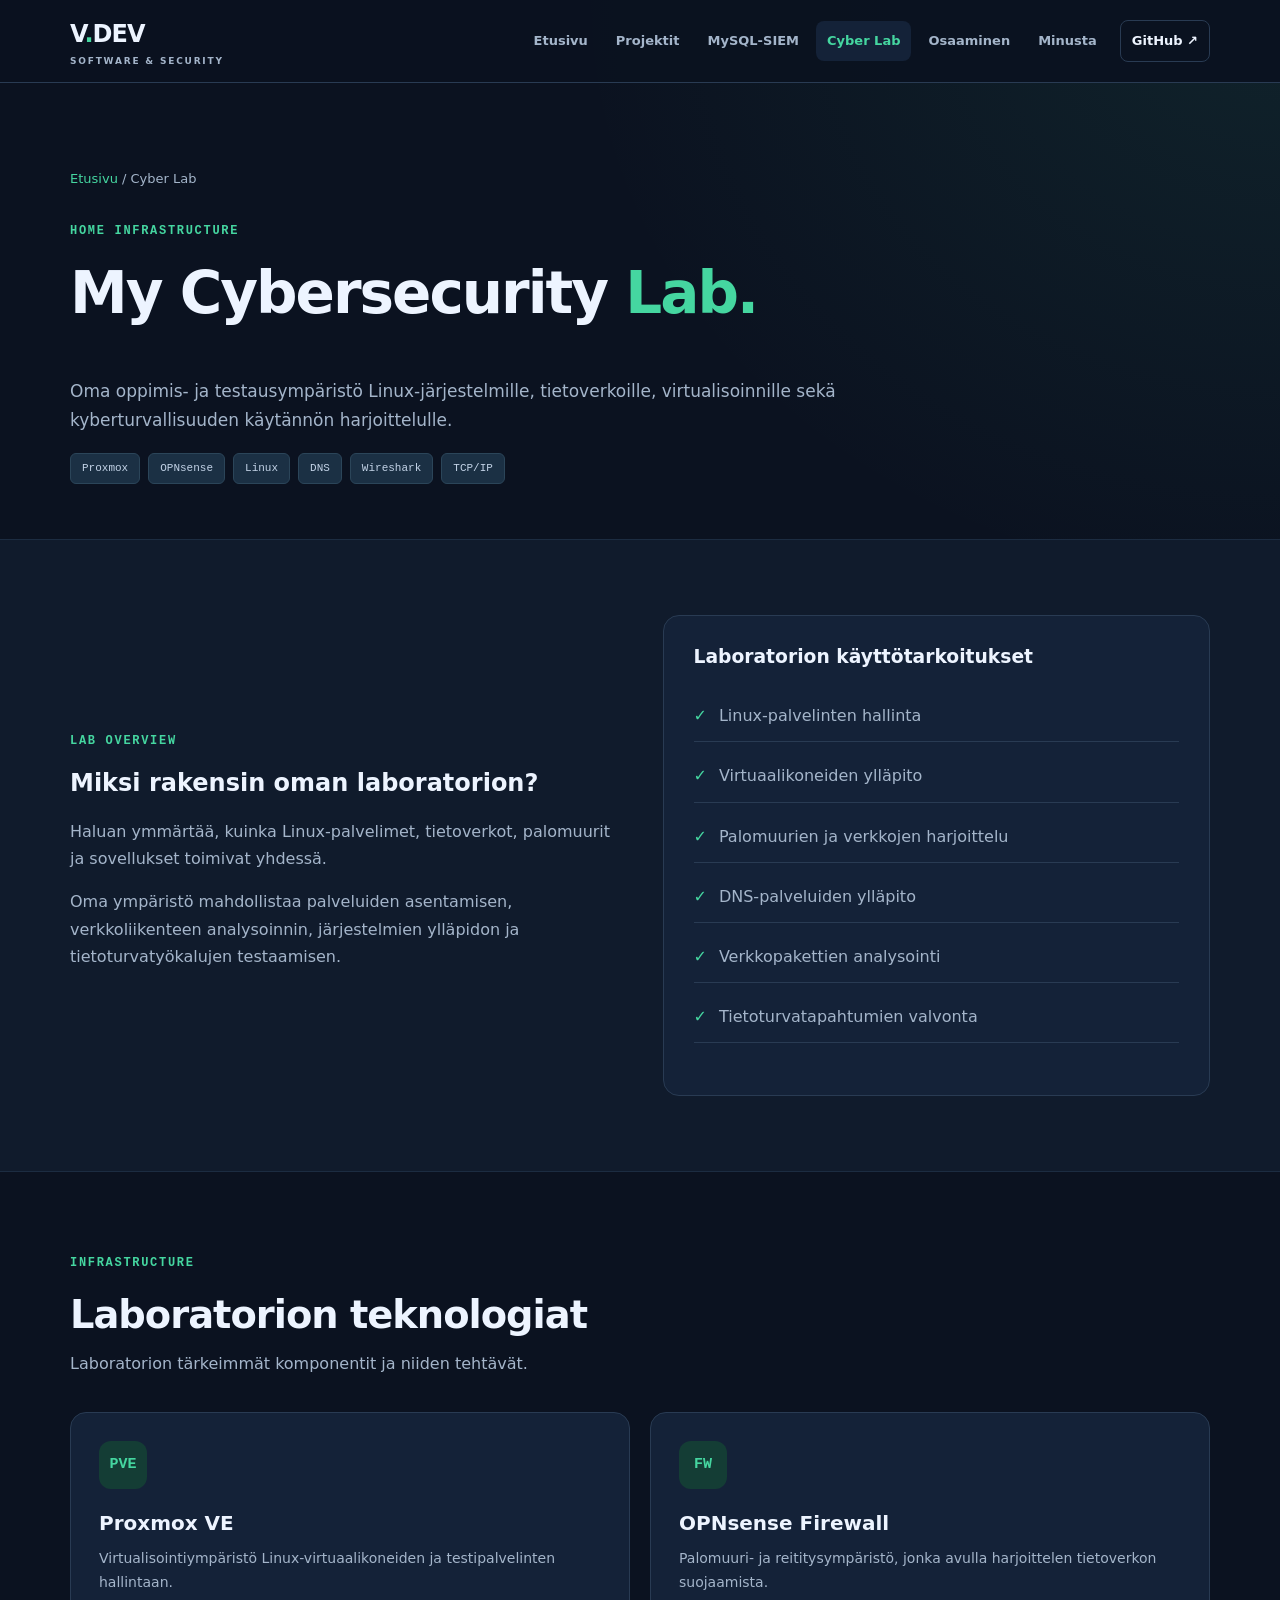
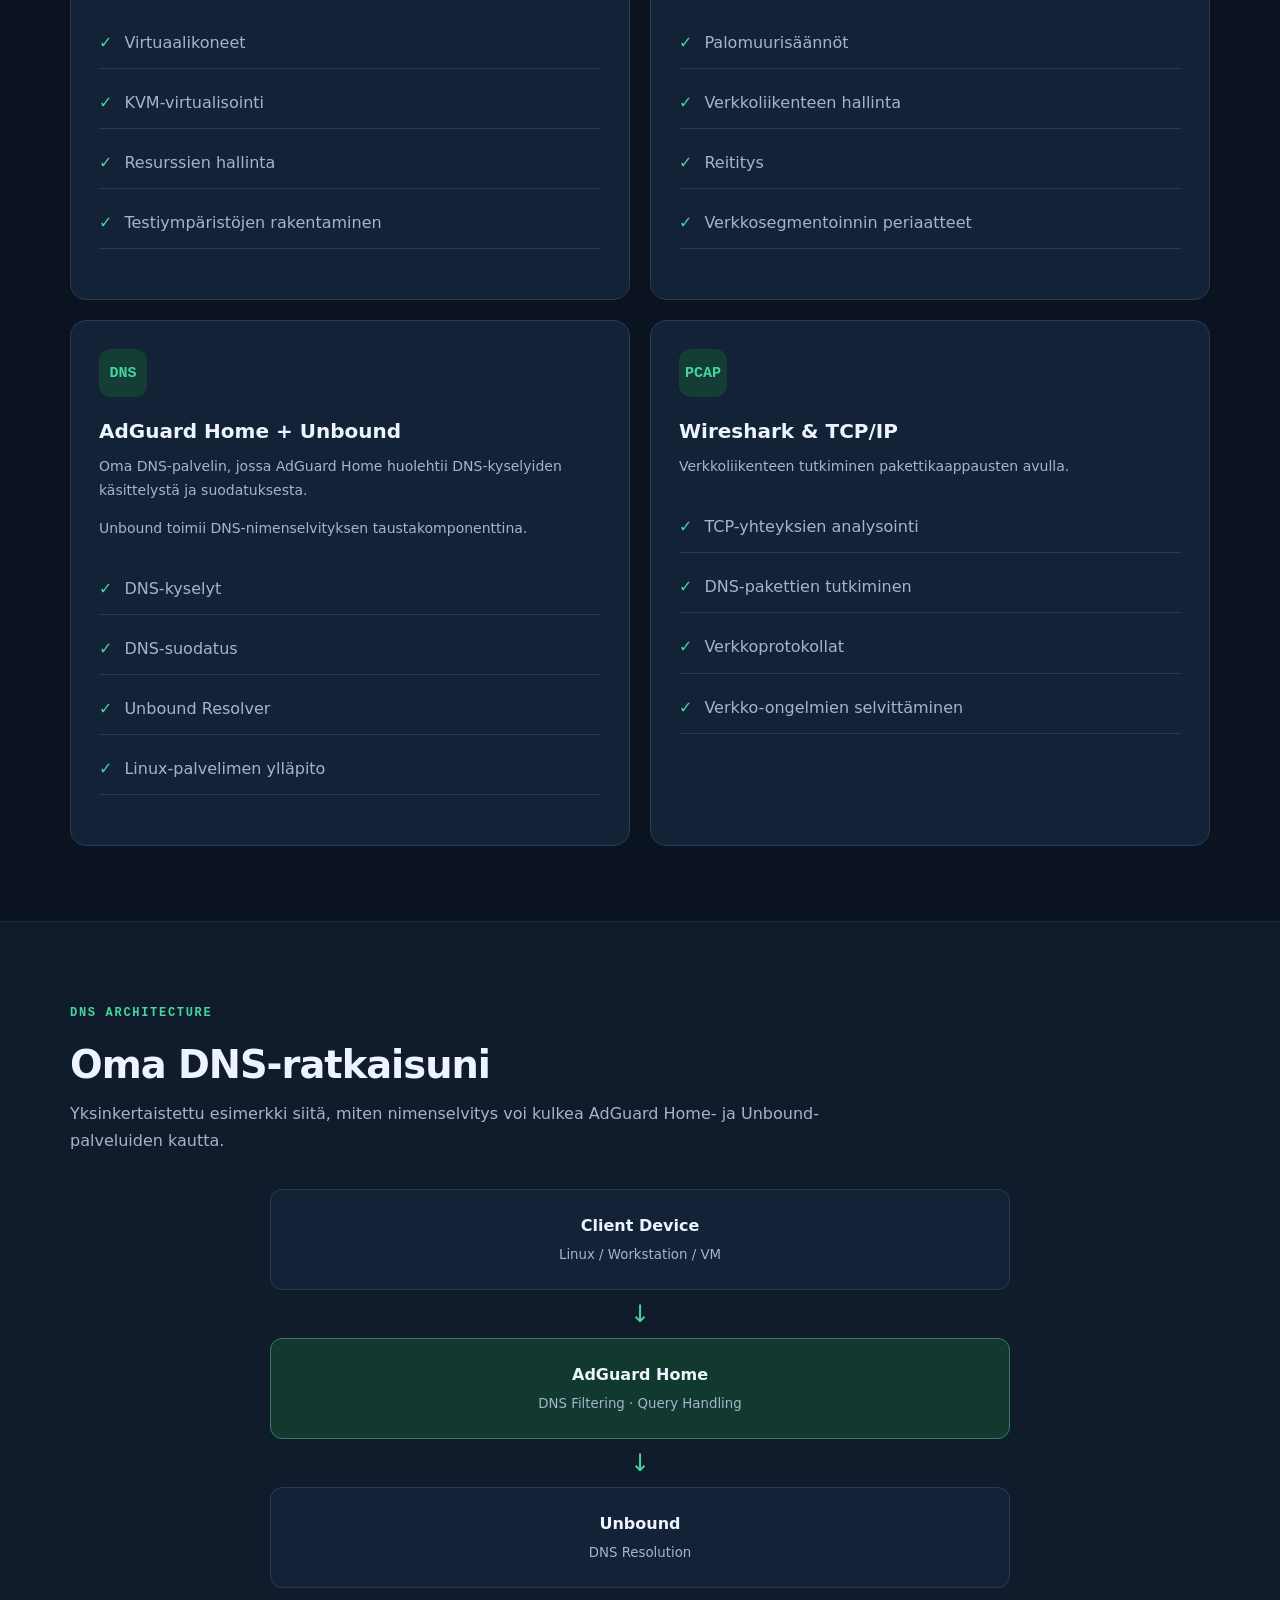
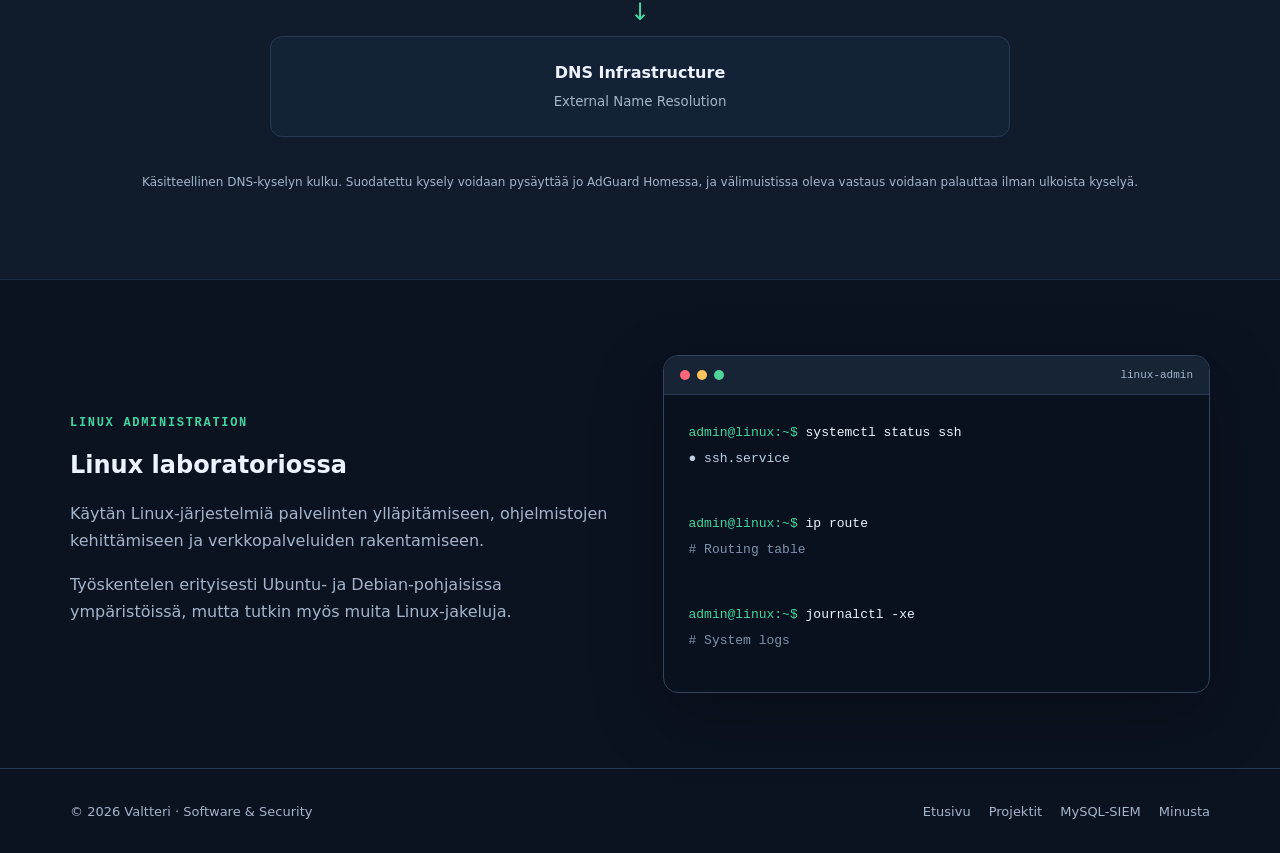
<file: docs/cyber-lab.html>
<!DOCTYPE html>
<html lang="fi">

<head>
    <meta charset="UTF-8">
    <meta name="viewport"
          content="width=device-width, initial-scale=1.0">

    <meta name="description"
          content="Oma kyberturvalaboratorio:
          Proxmox, OPNsense, Linux, TCP/IP,
          Wireshark ja AdGuard Home + Unbound DNS.">

    <meta name="theme-color" content="#0b1220">

    <title>Cybersecurity Lab | V.DEV</title>

    <link rel="stylesheet" href="css/style.css">
</head>

<body>

<a class="skip-link" href="#main">Siirry sisältöön</a>

<header class="site-header">
    <div class="container header-inner">

        <a class="brand" href="index.html">
            V<span class="accent">.</span>DEV
            <span class="brand-subtitle">
                SOFTWARE & SECURITY
            </span>
        </a>

        <nav class="nav" aria-label="Päävalikko">
            <a href="index.html">Etusivu</a>
            <a href="projects.html">Projektit</a>
            <a href="mysql-siem.html">MySQL-SIEM</a>
            <a href="cyber-lab.html" aria-current="page">Cyber Lab</a>
            <a href="skills.html">Osaaminen</a>
            <a href="about.html">Minusta</a>

            <a class="nav-github"
               href="https://github.com/valtteri-cybersecurity"
               target="_blank"
               rel="noopener noreferrer">GitHub ↗</a>
        </nav>

    </div>
</header>


<main id="main">

    <section class="page-hero">

        <div class="container">

            <div class="breadcrumb">
                <a href="index.html">Etusivu</a> /
                Cyber Lab
            </div>

            <span class="eyebrow">
                Home Infrastructure
            </span>

            <h1>
                My Cybersecurity
                <span class="accent">Lab.</span>
            </h1>

            <p>
                Oma oppimis- ja testausympäristö
                Linux-järjestelmille, tietoverkoille,
                virtualisoinnille sekä kyberturvallisuuden
                käytännön harjoittelulle.
            </p>

            <div class="tags">
                <span class="tag">Proxmox</span>
                <span class="tag">OPNsense</span>
                <span class="tag">Linux</span>
                <span class="tag">DNS</span>
                <span class="tag">Wireshark</span>
                <span class="tag">TCP/IP</span>
            </div>

        </div>
    </section>


    <!-- LAB YLEISESTI -->

    <section class="section section-soft">

        <div class="container two-columns">

            <div>

                <span class="eyebrow">
                    Lab Overview
                </span>

                <h2>Miksi rakensin oman laboratorion?</h2>

                <p class="muted">
                    Haluan ymmärtää, kuinka
                    Linux-palvelimet, tietoverkot,
                    palomuurit ja sovellukset
                    toimivat yhdessä.
                </p>

                <p class="muted">
                    Oma ympäristö mahdollistaa
                    palveluiden asentamisen,
                    verkkoliikenteen analysoinnin,
                    järjestelmien ylläpidon ja
                    tietoturvatyökalujen testaamisen.
                </p>

            </div>

            <div class="info-panel">

                <h3>Laboratorion käyttötarkoitukset</h3>

                <ul class="feature-list">
                    <li>Linux-palvelinten hallinta</li>
                    <li>Virtuaalikoneiden ylläpito</li>
                    <li>Palomuurien ja verkkojen harjoittelu</li>
                    <li>DNS-palveluiden ylläpito</li>
                    <li>Verkkopakettien analysointi</li>
                    <li>Tietoturvatapahtumien valvonta</li>
                </ul>

            </div>

        </div>
    </section>


    <!-- INFRASTRUKTUURI -->

    <section class="section">

        <div class="container">

            <div class="section-heading">

                <span class="eyebrow">
                    Infrastructure
                </span>

                <h2>Laboratorion teknologiat</h2>

                <p>
                    Laboratorion tärkeimmät komponentit
                    ja niiden tehtävät.
                </p>

            </div>

            <div class="grid grid-2">

                <article class="card">

                    <div class="card-icon">PVE</div>

                    <h3>Proxmox VE</h3>

                    <p>
                        Virtualisointiympäristö
                        Linux-virtuaalikoneiden
                        ja testipalvelinten hallintaan.
                    </p>

                    <ul class="feature-list">
                        <li>Virtuaalikoneet</li>
                        <li>KVM-virtualisointi</li>
                        <li>Resurssien hallinta</li>
                        <li>Testiympäristöjen rakentaminen</li>
                    </ul>

                </article>


                <article class="card">

                    <div class="card-icon">FW</div>

                    <h3>OPNsense Firewall</h3>

                    <p>
                        Palomuuri- ja reititysympäristö,
                        jonka avulla harjoittelen
                        tietoverkon suojaamista.
                    </p>

                    <ul class="feature-list">
                        <li>Palomuurisäännöt</li>
                        <li>Verkkoliikenteen hallinta</li>
                        <li>Reititys</li>
                        <li>Verkkosegmentoinnin periaatteet</li>
                    </ul>

                </article>


                <article class="card">

                    <div class="card-icon">DNS</div>

                    <h3>AdGuard Home + Unbound</h3>

                    <p>
                        Oma DNS-palvelin,
                        jossa AdGuard Home huolehtii
                        DNS-kyselyiden käsittelystä
                        ja suodatuksesta.
                    </p>

                    <p>
                        Unbound toimii
                        DNS-nimenselvityksen
                        taustakomponenttina.
                    </p>

                    <ul class="feature-list">
                        <li>DNS-kyselyt</li>
                        <li>DNS-suodatus</li>
                        <li>Unbound Resolver</li>
                        <li>Linux-palvelimen ylläpito</li>
                    </ul>

                </article>


                <article class="card">

                    <div class="card-icon">PCAP</div>

                    <h3>Wireshark & TCP/IP</h3>

                    <p>
                        Verkkoliikenteen tutkiminen
                        pakettikaappausten avulla.
                    </p>

                    <ul class="feature-list">
                        <li>TCP-yhteyksien analysointi</li>
                        <li>DNS-pakettien tutkiminen</li>
                        <li>Verkkoprotokollat</li>
                        <li>Verkko-ongelmien selvittäminen</li>
                    </ul>

                </article>

            </div>

        </div>
    </section>


    <!-- DNS KAAVIO -->

    <section class="section section-soft">

        <div class="container">

            <div class="section-heading">

                <span class="eyebrow">
                    DNS Architecture
                </span>

                <h2>Oma DNS-ratkaisuni</h2>

                <p>
                    Yksinkertaistettu esimerkki siitä,
                    miten nimenselvitys voi kulkea
                    AdGuard Home- ja Unbound-palveluiden
                    kautta.
                </p>

            </div>

            <div class="pipeline">

                <div class="flow-node">
                    <strong>Client Device</strong>
                    <small>Linux / Workstation / VM</small>
                </div>

                <div class="flow-arrow"
                     aria-hidden="true">↓</div>

                <div class="flow-node flow-node-accent">
                    <strong>AdGuard Home</strong>
                    <small>
                        DNS Filtering · Query Handling
                    </small>
                </div>

                <div class="flow-arrow"
                     aria-hidden="true">↓</div>

                <div class="flow-node">
                    <strong>Unbound</strong>
                    <small>DNS Resolution</small>
                </div>

                <div class="flow-arrow"
                     aria-hidden="true">↓</div>

                <div class="flow-node">
                    <strong>DNS Infrastructure</strong>
                    <small>External Name Resolution</small>
                </div>

            </div>

            <p class="diagram-note">
                Käsitteellinen DNS-kyselyn kulku.
                Suodatettu kysely voidaan pysäyttää
                jo AdGuard Homessa, ja välimuistissa
                oleva vastaus voidaan palauttaa
                ilman ulkoista kyselyä.
            </p>

        </div>
    </section>


    <!-- LINUX -->

    <section class="section">

        <div class="container two-columns">

            <div>

                <span class="eyebrow">
                    Linux Administration
                </span>

                <h2>Linux laboratoriossa</h2>

                <p class="muted">
                    Käytän Linux-järjestelmiä
                    palvelinten ylläpitämiseen,
                    ohjelmistojen kehittämiseen
                    ja verkkopalveluiden rakentamiseen.
                </p>

                <p class="muted">
                    Työskentelen erityisesti Ubuntu-
                    ja Debian-pohjaisissa ympäristöissä,
                    mutta tutkin myös muita Linux-jakeluja.
                </p>

            </div>

            <div class="terminal">

                <div class="terminal-top">
                    <span class="dot dot-red"></span>
                    <span class="dot dot-yellow"></span>
                    <span class="dot dot-green"></span>
                    <span class="terminal-title">
                        linux-admin
                    </span>
                </div>

                <div class="terminal-body">

                    <p class="terminal-line">
                        <span class="terminal-prompt">
                            admin@linux:~$
                        </span>
                        systemctl status ssh
                    </p>

                    <p class="terminal-output">
                        ● ssh.service
                    </p>

                    <br>

                    <p class="terminal-line">
                        <span class="terminal-prompt">
                            admin@linux:~$
                        </span>
                        ip route
                    </p>

                    <p class="terminal-comment">
                        # Routing table
                    </p>

                    <br>

                    <p class="terminal-line">
                        <span class="terminal-prompt">
                            admin@linux:~$
                        </span>
                        journalctl -xe
                    </p>

                    <p class="terminal-comment">
                        # System logs
                    </p>

                </div>

            </div>

        </div>
    </section>

</main>


<footer class="site-footer">
    <div class="container footer-inner">
        <span>© 2026 Valtteri · Software & Security</span>

        <div class="footer-links">
            <a href="index.html">Etusivu</a>
            <a href="projects.html">Projektit</a>
            <a href="mysql-siem.html">MySQL-SIEM</a>
            <a href="about.html">Minusta</a>
        </div>
    </div>
</footer>

</body>
</html>
</file>
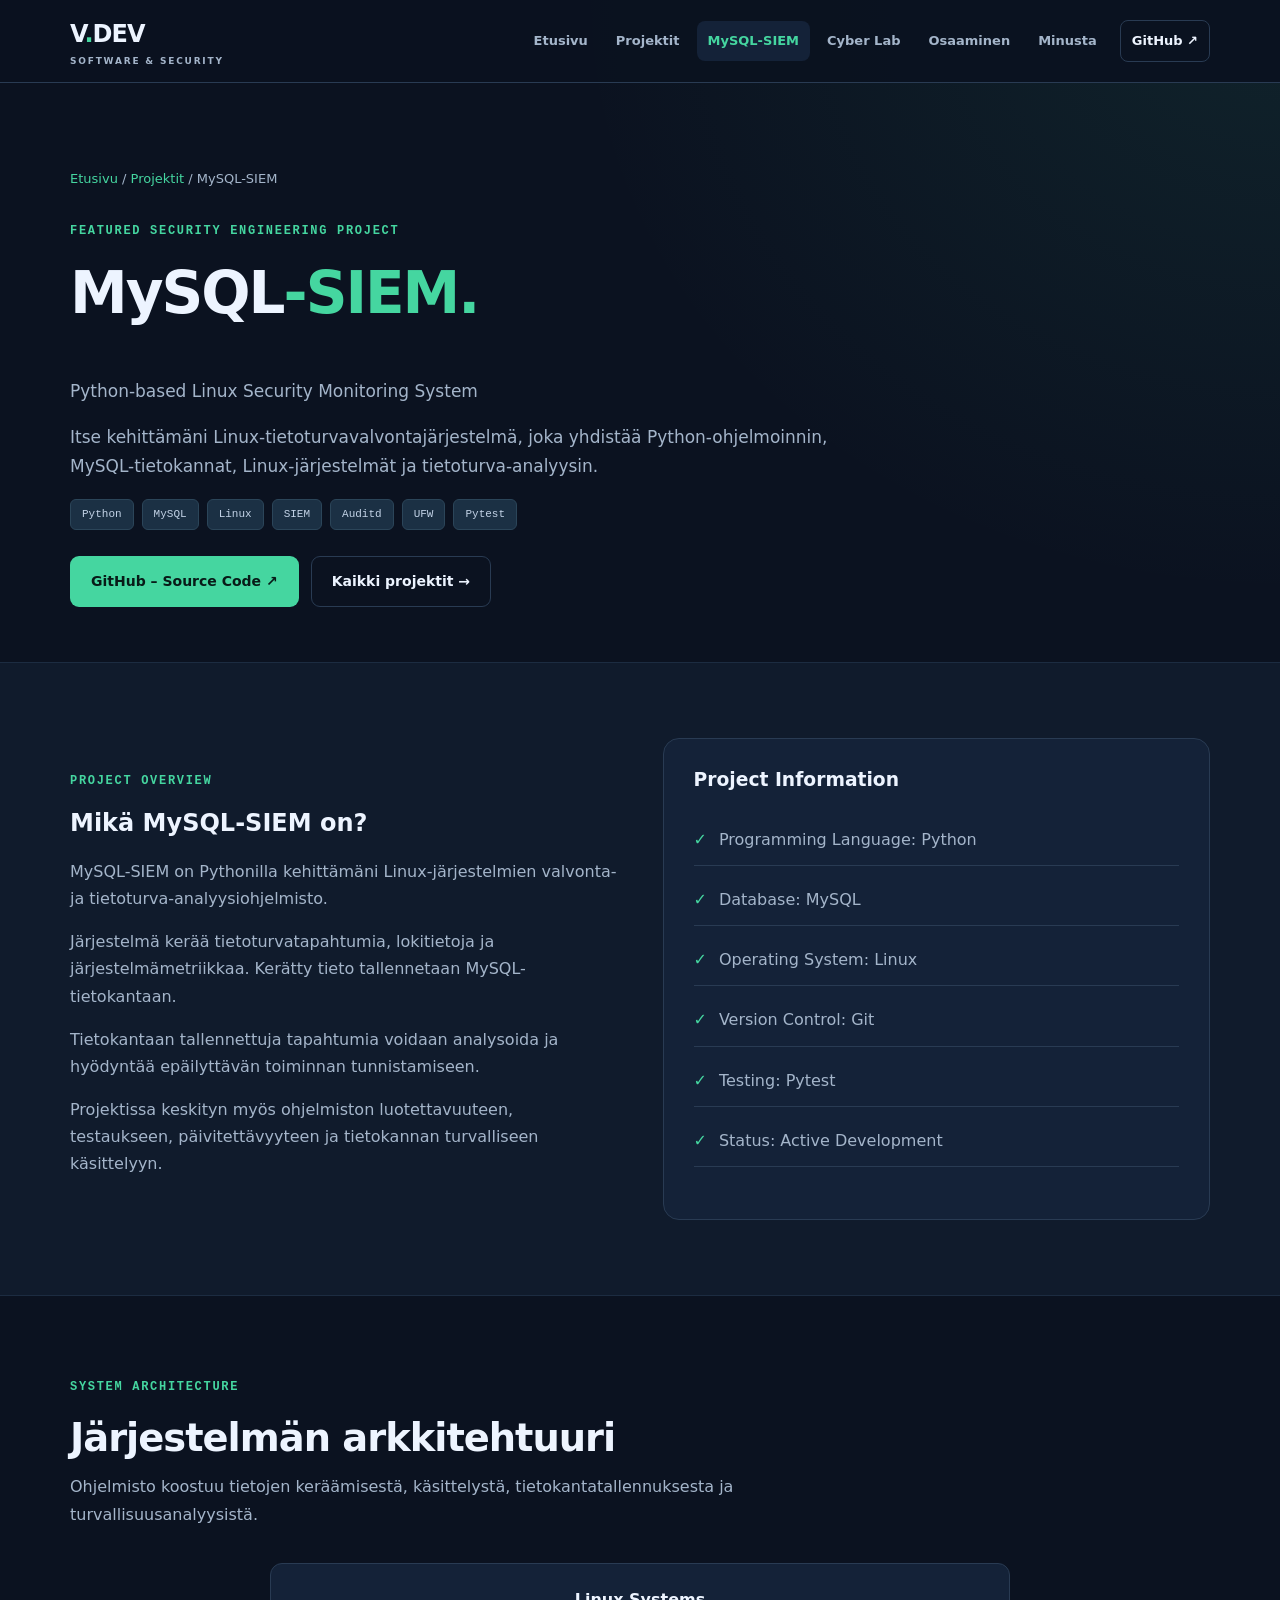
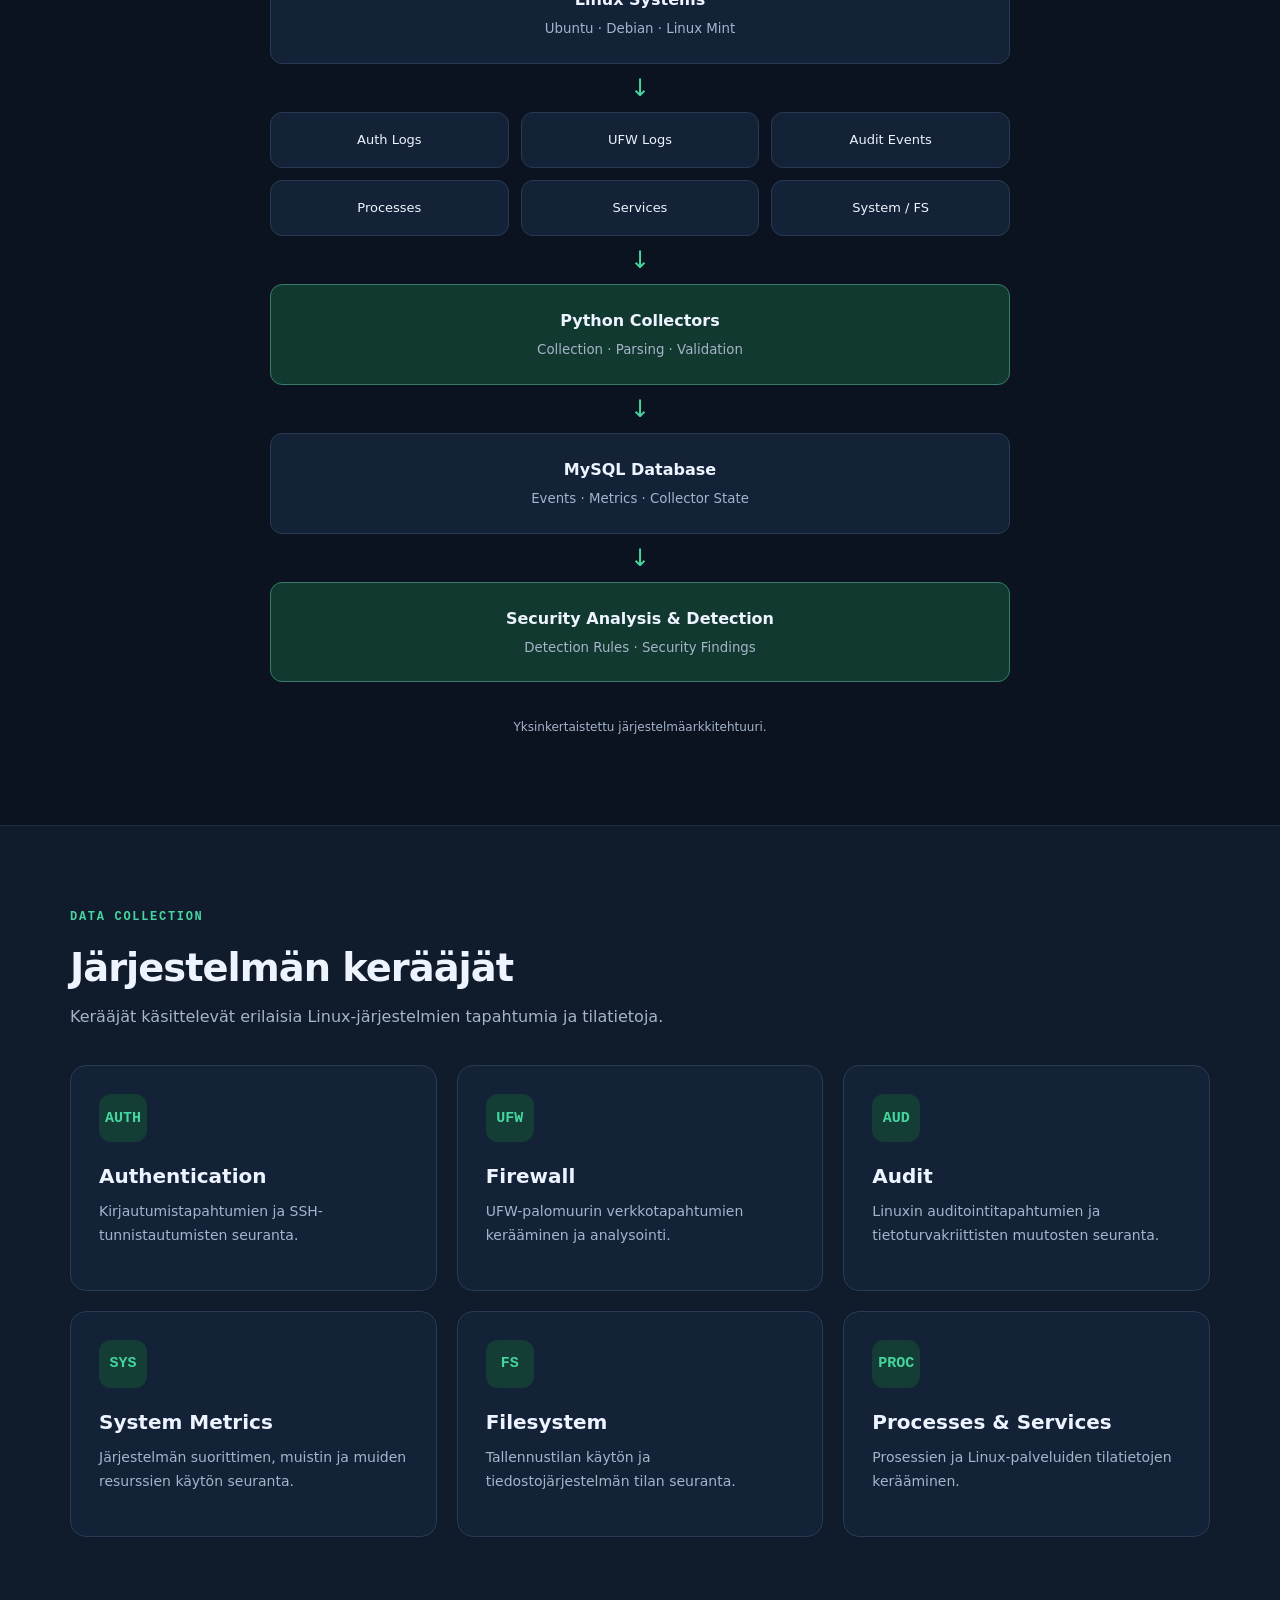
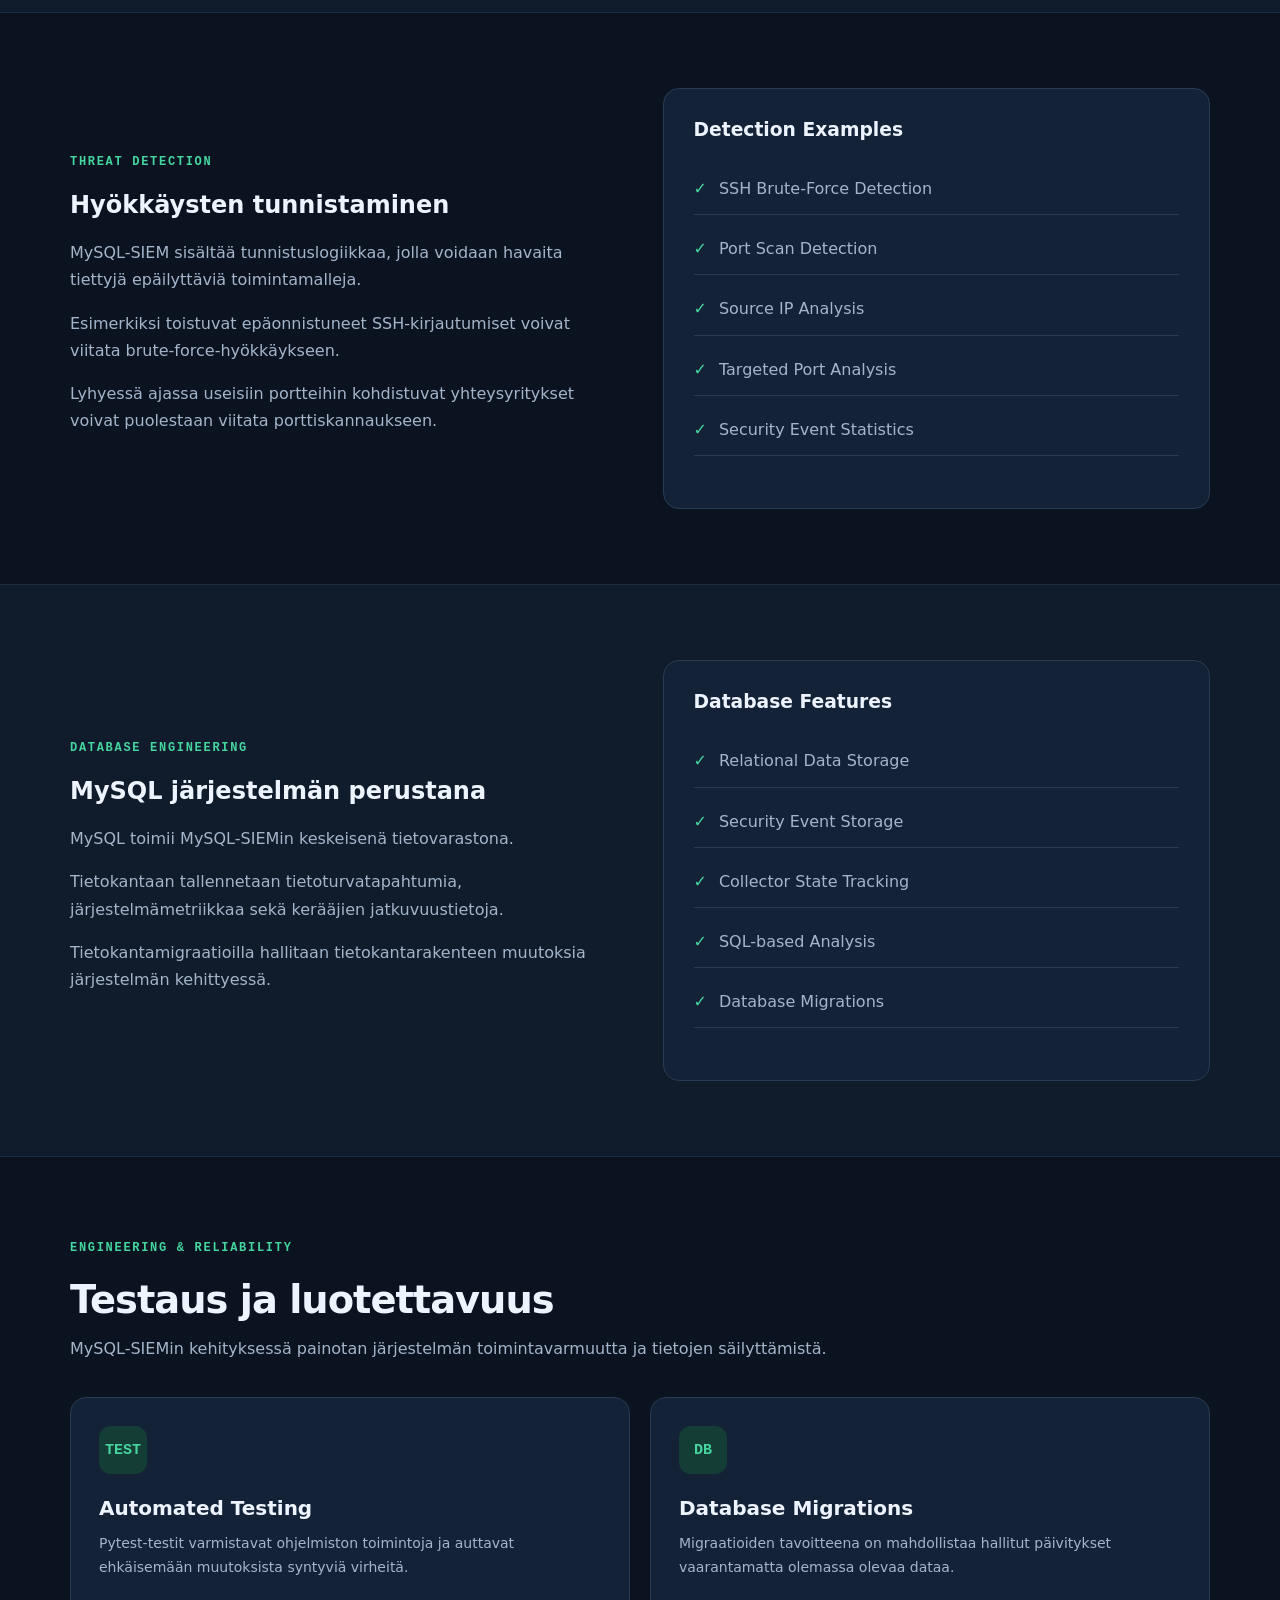
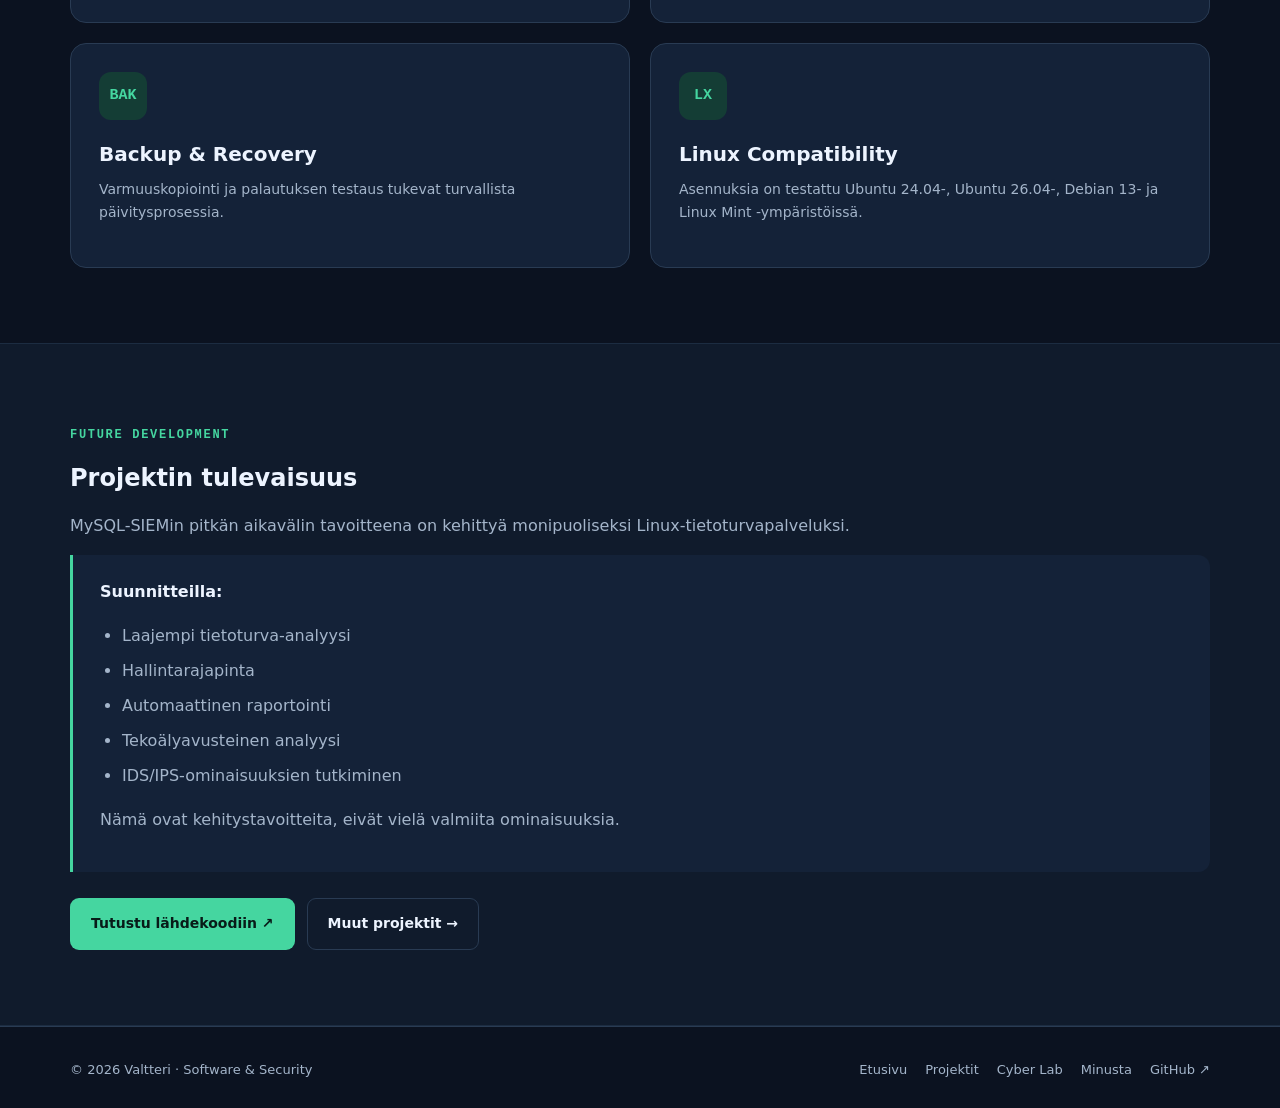
<file: docs/mysql-siem.html>
<!DOCTYPE html>
<html lang="fi">

<head>
    <meta charset="UTF-8">
    <meta name="viewport"
          content="width=device-width, initial-scale=1.0">
    <meta name="theme-color" content="#0b1220">

    <meta name="description"
          content="MySQL-SIEM on Pythonilla ja MySQL:llä
          kehitetty Linux-tietoturvavalvontaprojekti.">

    <title>MySQL-SIEM | V.DEV</title>
    <link rel="stylesheet" href="css/style.css">
</head>

<body>

<a class="skip-link" href="#main">Siirry sisältöön</a>

<!-- NAVIGAATIO -->

<header class="site-header">
    <div class="container header-inner">

        <a class="brand" href="index.html">
            V<span class="accent">.</span>DEV
            <span class="brand-subtitle">
                SOFTWARE & SECURITY
            </span>
        </a>

        <nav class="nav" aria-label="Päävalikko">
            <a href="index.html">Etusivu</a>
            <a href="projects.html">Projektit</a>

            <a href="mysql-siem.html" aria-current="page">
                MySQL-SIEM
            </a>

            <a href="cyber-lab.html">Cyber Lab</a>
            <a href="skills.html">Osaaminen</a>
            <a href="about.html">Minusta</a>

            <a class="nav-github"
               href="https://github.com/valtteri-cybersecurity"
               target="_blank"
               rel="noopener noreferrer">
                GitHub ↗
            </a>
        </nav>

    </div>
</header>


<main id="main">

    <!-- HERO -->

    <section class="page-hero">
        <div class="container">

            <div class="breadcrumb">
                <a href="index.html">Etusivu</a> /
                <a href="projects.html">Projektit</a> /
                MySQL-SIEM
            </div>

            <span class="eyebrow">
                Featured Security Engineering Project
            </span>

            <h1>
                MySQL<span class="accent">-SIEM.</span>
            </h1>

            <p>
                Python-based Linux Security Monitoring System
            </p>

            <p>
                Itse kehittämäni Linux-tietoturvavalvontajärjestelmä,
                joka yhdistää Python-ohjelmoinnin,
                MySQL-tietokannat, Linux-järjestelmät
                ja tietoturva-analyysin.
            </p>

            <div class="tags">
                <span class="tag">Python</span>
                <span class="tag">MySQL</span>
                <span class="tag">Linux</span>
                <span class="tag">SIEM</span>
                <span class="tag">Auditd</span>
                <span class="tag">UFW</span>
                <span class="tag">Pytest</span>
            </div>

            <div class="button-row">
                <a class="button button-primary"
                   href="https://github.com/valtteri-cybersecurity/mysql_siem"
                   target="_blank"
                   rel="noopener noreferrer">
                    GitHub – Source Code ↗
                </a>

                <a class="button button-outline"
                   href="projects.html">
                    Kaikki projektit →
                </a>
            </div>

        </div>
    </section>


    <!-- PROJEKTIN TARKOITUS -->

    <section class="section section-soft">
        <div class="container two-columns">

            <div>
                <span class="eyebrow">Project Overview</span>

                <h2>Mikä MySQL-SIEM on?</h2>

                <p class="muted">
                    MySQL-SIEM on Pythonilla kehittämäni
                    Linux-järjestelmien valvonta- ja
                    tietoturva-analyysiohjelmisto.
                </p>

                <p class="muted">
                    Järjestelmä kerää tietoturvatapahtumia,
                    lokitietoja ja järjestelmämetriikkaa.
                    Kerätty tieto tallennetaan
                    MySQL-tietokantaan.
                </p>

                <p class="muted">
                    Tietokantaan tallennettuja tapahtumia
                    voidaan analysoida ja hyödyntää
                    epäilyttävän toiminnan tunnistamiseen.
                </p>

                <p class="muted">
                    Projektissa keskityn myös
                    ohjelmiston luotettavuuteen,
                    testaukseen, päivitettävyyteen
                    ja tietokannan turvalliseen käsittelyyn.
                </p>
            </div>

            <div class="info-panel">
                <h3>Project Information</h3>

                <ul class="feature-list">
                    <li>Programming Language: Python</li>
                    <li>Database: MySQL</li>
                    <li>Operating System: Linux</li>
                    <li>Version Control: Git</li>
                    <li>Testing: Pytest</li>
                    <li>Status: Active Development</li>
                </ul>
            </div>

        </div>
    </section>


    <!-- ARKKITEHTUURI -->

    <section class="section">
        <div class="container">

            <div class="section-heading">
                <span class="eyebrow">
                    System Architecture
                </span>

                <h2>Järjestelmän arkkitehtuuri</h2>

                <p>
                    Ohjelmisto koostuu tietojen
                    keräämisestä, käsittelystä,
                    tietokantatallennuksesta ja
                    turvallisuusanalyysistä.
                </p>
            </div>

            <div class="pipeline">

                <div class="flow-node">
                    <strong>Linux Systems</strong>
                    <small>
                        Ubuntu · Debian · Linux Mint
                    </small>
                </div>

                <div class="flow-arrow"
                     aria-hidden="true">↓</div>

                <div class="flow-grid">
                    <div class="flow-node">Auth Logs</div>
                    <div class="flow-node">UFW Logs</div>
                    <div class="flow-node">Audit Events</div>
                    <div class="flow-node">Processes</div>
                    <div class="flow-node">Services</div>
                    <div class="flow-node">System / FS</div>
                </div>

                <div class="flow-arrow"
                     aria-hidden="true">↓</div>

                <div class="flow-node flow-node-accent">
                    <strong>Python Collectors</strong>
                    <small>
                        Collection · Parsing · Validation
                    </small>
                </div>

                <div class="flow-arrow"
                     aria-hidden="true">↓</div>

                <div class="flow-node">
                    <strong>MySQL Database</strong>
                    <small>
                        Events · Metrics · Collector State
                    </small>
                </div>

                <div class="flow-arrow"
                     aria-hidden="true">↓</div>

                <div class="flow-node flow-node-accent">
                    <strong>Security Analysis & Detection</strong>
                    <small>
                        Detection Rules · Security Findings
                    </small>
                </div>

            </div>

            <p class="diagram-note">
                Yksinkertaistettu järjestelmäarkkitehtuuri.
            </p>

        </div>
    </section>


    <!-- KERÄÄJÄT -->

    <section class="section section-soft">
        <div class="container">

            <div class="section-heading">
                <span class="eyebrow">Data Collection</span>
                <h2>Järjestelmän kerääjät</h2>

                <p>
                    Kerääjät käsittelevät erilaisia
                    Linux-järjestelmien tapahtumia
                    ja tilatietoja.
                </p>
            </div>

            <div class="grid grid-3">

                <article class="card">
                    <div class="card-icon">AUTH</div>
                    <h3>Authentication</h3>
                    <p>
                        Kirjautumistapahtumien ja
                        SSH-tunnistautumisten seuranta.
                    </p>
                </article>

                <article class="card">
                    <div class="card-icon">UFW</div>
                    <h3>Firewall</h3>
                    <p>
                        UFW-palomuurin verkkotapahtumien
                        kerääminen ja analysointi.
                    </p>
                </article>

                <article class="card">
                    <div class="card-icon">AUD</div>
                    <h3>Audit</h3>
                    <p>
                        Linuxin auditointitapahtumien
                        ja tietoturvakriittisten
                        muutosten seuranta.
                    </p>
                </article>

                <article class="card">
                    <div class="card-icon">SYS</div>
                    <h3>System Metrics</h3>
                    <p>
                        Järjestelmän suorittimen,
                        muistin ja muiden resurssien
                        käytön seuranta.
                    </p>
                </article>

                <article class="card">
                    <div class="card-icon">FS</div>
                    <h3>Filesystem</h3>
                    <p>
                        Tallennustilan käytön ja
                        tiedostojärjestelmän tilan seuranta.
                    </p>
                </article>

                <article class="card">
                    <div class="card-icon">PROC</div>
                    <h3>Processes & Services</h3>
                    <p>
                        Prosessien ja Linux-palveluiden
                        tilatietojen kerääminen.
                    </p>
                </article>

            </div>
        </div>
    </section>


    <!-- DETECTION -->

    <section class="section">
        <div class="container two-columns">

            <div>
                <span class="eyebrow">Threat Detection</span>

                <h2>Hyökkäysten tunnistaminen</h2>

                <p class="muted">
                    MySQL-SIEM sisältää tunnistuslogiikkaa,
                    jolla voidaan havaita tiettyjä
                    epäilyttäviä toimintamalleja.
                </p>

                <p class="muted">
                    Esimerkiksi toistuvat epäonnistuneet
                    SSH-kirjautumiset voivat viitata
                    brute-force-hyökkäykseen.
                </p>

                <p class="muted">
                    Lyhyessä ajassa useisiin portteihin
                    kohdistuvat yhteysyritykset voivat
                    puolestaan viitata porttiskannaukseen.
                </p>
            </div>

            <div class="info-panel">
                <h3>Detection Examples</h3>

                <ul class="feature-list">
                    <li>SSH Brute-Force Detection</li>
                    <li>Port Scan Detection</li>
                    <li>Source IP Analysis</li>
                    <li>Targeted Port Analysis</li>
                    <li>Security Event Statistics</li>
                </ul>
            </div>

        </div>
    </section>


    <!-- MYSQL -->

    <section class="section section-soft">
        <div class="container two-columns">

            <div>
                <span class="eyebrow">Database Engineering</span>

                <h2>MySQL järjestelmän perustana</h2>

                <p class="muted">
                    MySQL toimii MySQL-SIEMin
                    keskeisenä tietovarastona.
                </p>

                <p class="muted">
                    Tietokantaan tallennetaan
                    tietoturvatapahtumia,
                    järjestelmämetriikkaa
                    sekä kerääjien jatkuvuustietoja.
                </p>

                <p class="muted">
                    Tietokantamigraatioilla
                    hallitaan tietokantarakenteen
                    muutoksia järjestelmän
                    kehittyessä.
                </p>
            </div>

            <div class="info-panel">
                <h3>Database Features</h3>

                <ul class="feature-list">
                    <li>Relational Data Storage</li>
                    <li>Security Event Storage</li>
                    <li>Collector State Tracking</li>
                    <li>SQL-based Analysis</li>
                    <li>Database Migrations</li>
                </ul>
            </div>

        </div>
    </section>


    <!-- TESTAUS -->

    <section class="section">
        <div class="container">

            <div class="section-heading">
                <span class="eyebrow">
                    Engineering & Reliability
                </span>

                <h2>Testaus ja luotettavuus</h2>

                <p>
                    MySQL-SIEMin kehityksessä
                    painotan järjestelmän toimintavarmuutta
                    ja tietojen säilyttämistä.
                </p>
            </div>

            <div class="grid grid-2">

                <article class="card">
                    <div class="card-icon">TEST</div>
                    <h3>Automated Testing</h3>

                    <p>
                        Pytest-testit varmistavat
                        ohjelmiston toimintoja
                        ja auttavat ehkäisemään
                        muutoksista syntyviä virheitä.
                    </p>
                </article>

                <article class="card">
                    <div class="card-icon">DB</div>
                    <h3>Database Migrations</h3>

                    <p>
                        Migraatioiden tavoitteena on
                        mahdollistaa hallitut päivitykset
                        vaarantamatta olemassa olevaa dataa.
                    </p>
                </article>

                <article class="card">
                    <div class="card-icon">BAK</div>
                    <h3>Backup & Recovery</h3>

                    <p>
                        Varmuuskopiointi ja
                        palautuksen testaus
                        tukevat turvallista
                        päivitysprosessia.
                    </p>
                </article>

                <article class="card">
                    <div class="card-icon">LX</div>
                    <h3>Linux Compatibility</h3>

                    <p>
                        Asennuksia on testattu
                        Ubuntu 24.04-, Ubuntu 26.04-,
                        Debian 13- ja Linux Mint
                        -ympäristöissä.
                    </p>
                </article>

            </div>
        </div>
    </section>


    <!-- ROADMAP -->

    <section class="section section-soft">
        <div class="container">

            <span class="eyebrow">
                Future Development
            </span>

            <h2>Projektin tulevaisuus</h2>

            <p class="muted">
                MySQL-SIEMin pitkän aikavälin
                tavoitteena on kehittyä
                monipuoliseksi Linux-tietoturvapalveluksi.
            </p>

            <div class="highlight">

                <strong>Suunnitteilla:</strong>

                <ul>
                    <li>Laajempi tietoturva-analyysi</li>
                    <li>Hallintarajapinta</li>
                    <li>Automaattinen raportointi</li>
                    <li>Tekoälyavusteinen analyysi</li>
                    <li>IDS/IPS-ominaisuuksien tutkiminen</li>
                </ul>

                <p>
                    Nämä ovat kehitystavoitteita,
                    eivät vielä valmiita ominaisuuksia.
                </p>

            </div>

            <div class="button-row">

                <a class="button button-primary"
                   href="https://github.com/valtteri-cybersecurity/mysql_siem"
                   target="_blank"
                   rel="noopener noreferrer">
                    Tutustu lähdekoodiin ↗
                </a>

                <a class="button button-outline"
                   href="projects.html">
                    Muut projektit →
                </a>

            </div>

        </div>
    </section>

</main>


<footer class="site-footer">
    <div class="container footer-inner">

        <span>
            © 2026 Valtteri · Software & Security
        </span>

        <div class="footer-links">
            <a href="index.html">Etusivu</a>
            <a href="projects.html">Projektit</a>
            <a href="cyber-lab.html">Cyber Lab</a>
            <a href="about.html">Minusta</a>

            <a href="https://github.com/valtteri-cybersecurity/mysql_siem"
               target="_blank"
               rel="noopener noreferrer">
                GitHub ↗
            </a>
        </div>

    </div>
</footer>

</body>
</html>
</file>
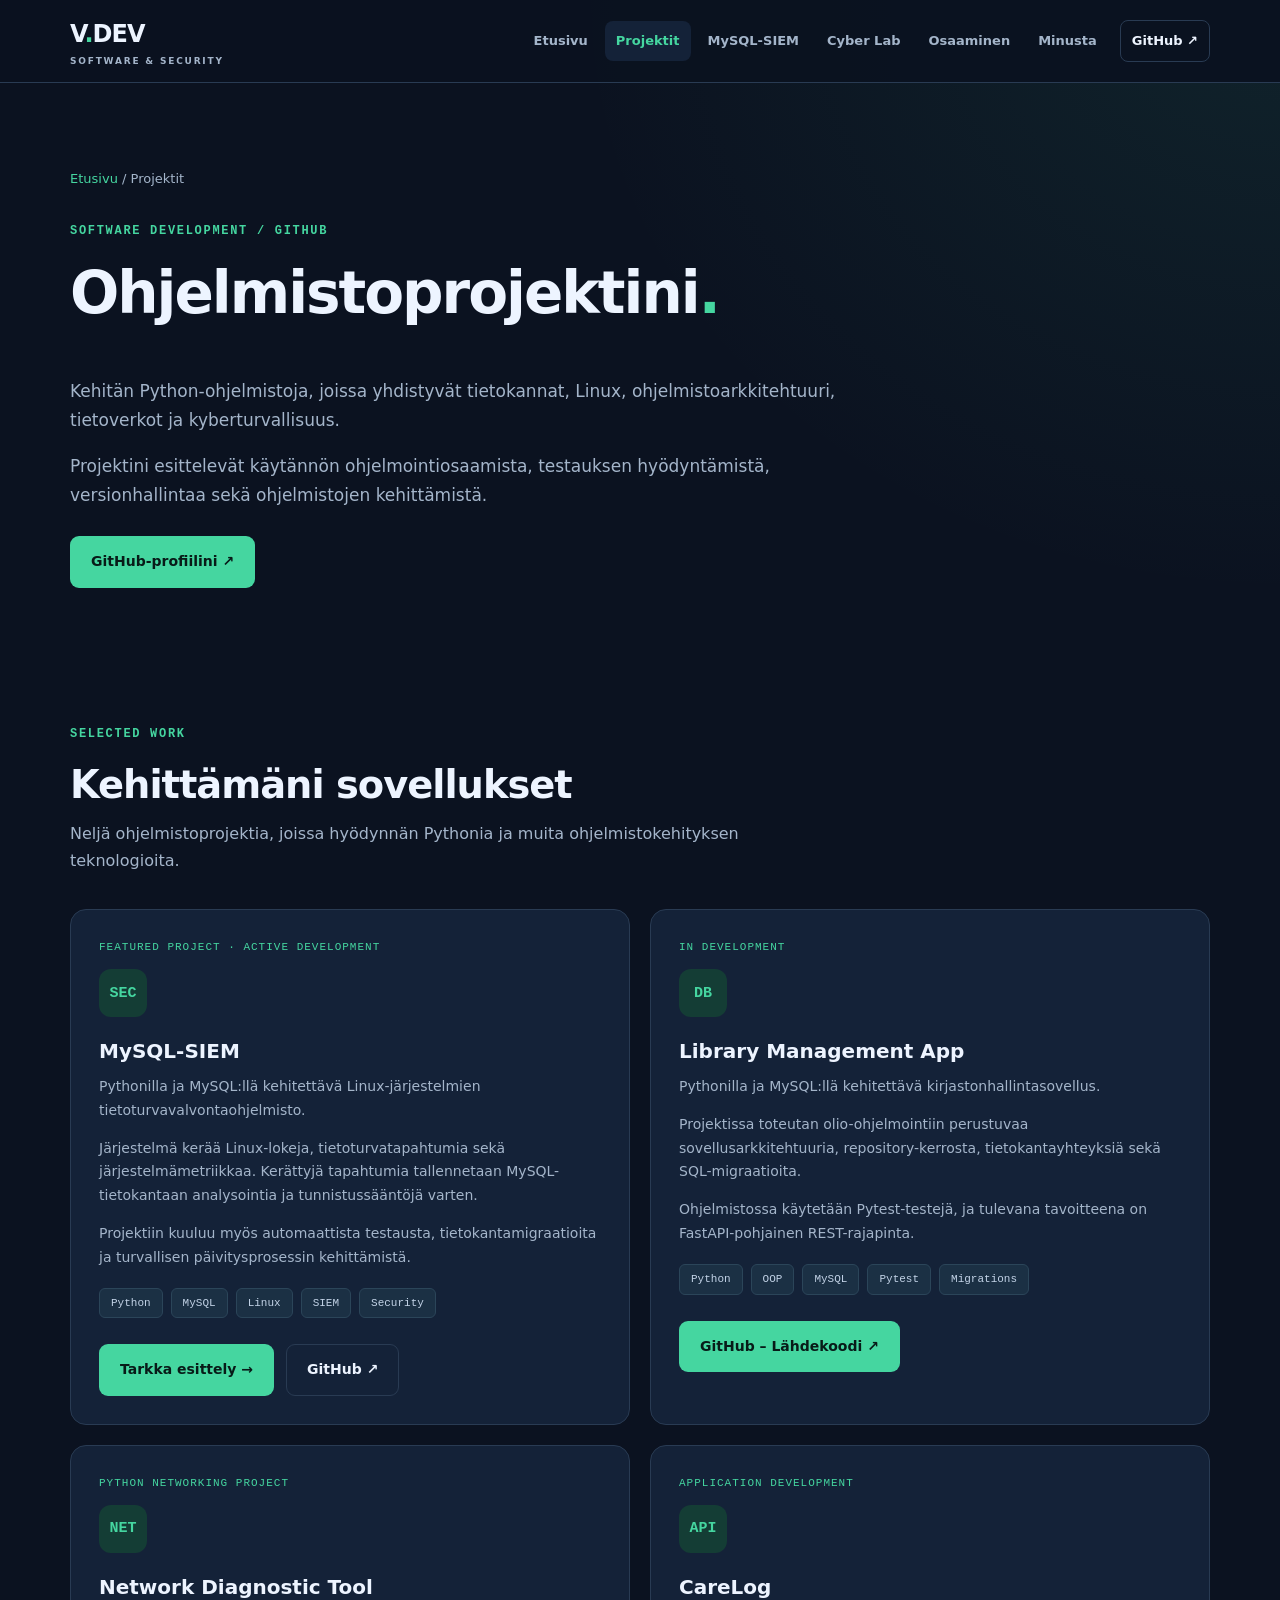
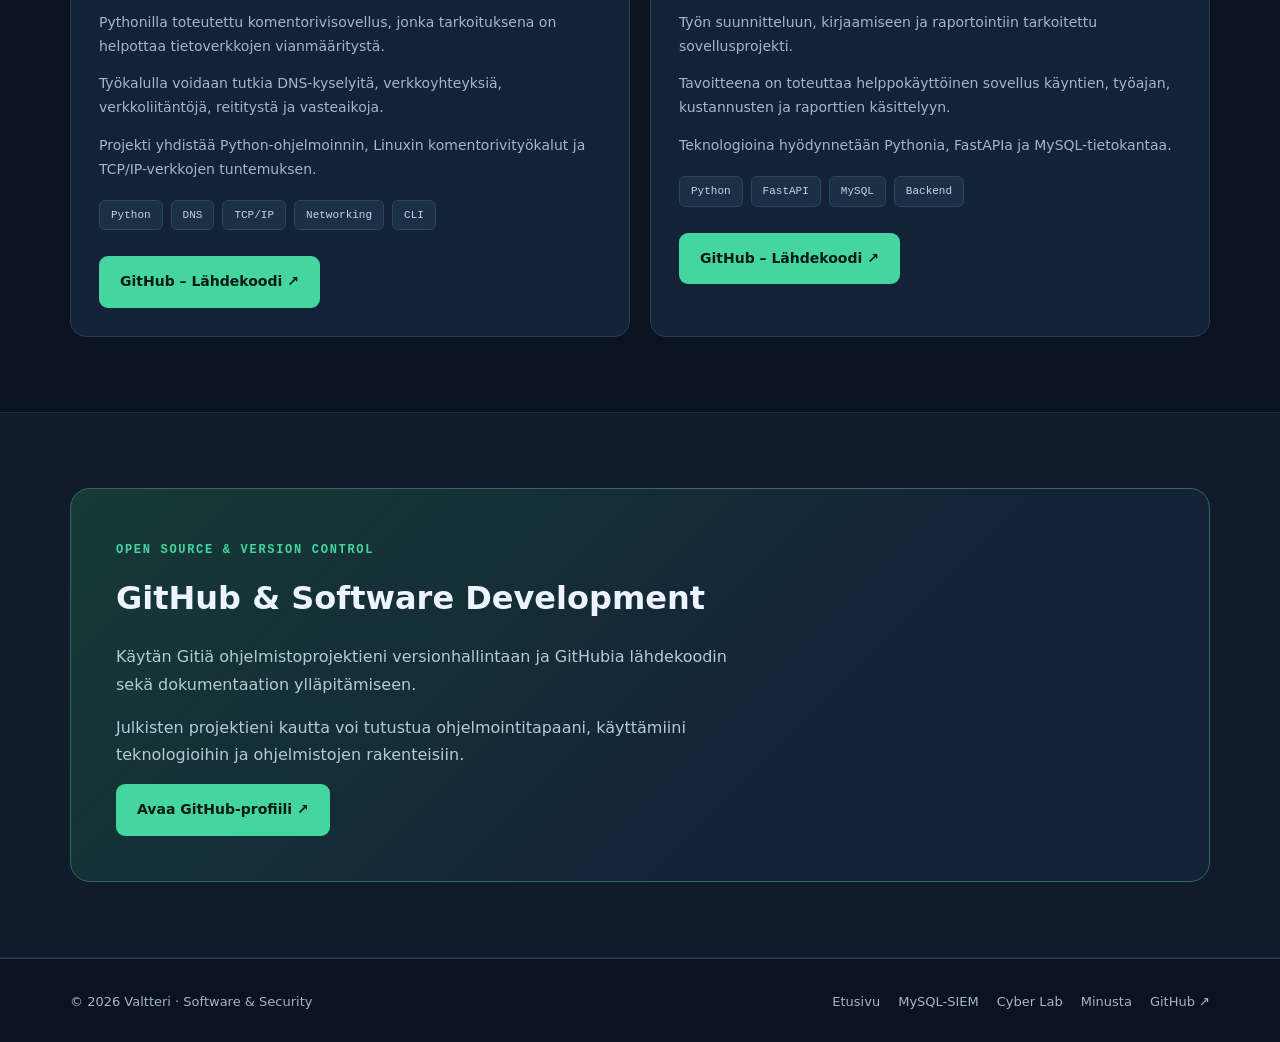
<file: docs/projects.html>
<!DOCTYPE html>
<html lang="fi">

<head>
    <meta charset="UTF-8">
    <meta name="viewport"
          content="width=device-width, initial-scale=1.0">
    <meta name="theme-color" content="#0b1220">

    <meta name="description"
          content="Valtterin ohjelmistoprojektit:
          MySQL-SIEM, Library Management App,
          Network Diagnostic Tool ja CareLog.">

    <title>Projektit | V.DEV</title>
    <link rel="stylesheet" href="css/style.css">
</head>

<body>

<a class="skip-link" href="#main">Siirry sisältöön</a>

<!-- NAVIGAATIO -->

<header class="site-header">
    <div class="container header-inner">

        <a class="brand" href="index.html">
            V<span class="accent">.</span>DEV
            <span class="brand-subtitle">
                SOFTWARE & SECURITY
            </span>
        </a>

        <nav class="nav" aria-label="Päävalikko">
            <a href="index.html">Etusivu</a>

            <a href="projects.html" aria-current="page">
                Projektit
            </a>

            <a href="mysql-siem.html">MySQL-SIEM</a>
            <a href="cyber-lab.html">Cyber Lab</a>
            <a href="skills.html">Osaaminen</a>
            <a href="about.html">Minusta</a>

            <a class="nav-github"
               href="https://github.com/valtteri-cybersecurity"
               target="_blank"
               rel="noopener noreferrer">
                GitHub ↗
            </a>
        </nav>

    </div>
</header>


<main id="main">

    <!-- SIVUN ESITTELY -->

    <section class="page-hero">
        <div class="container">

            <div class="breadcrumb">
                <a href="index.html">Etusivu</a>
                / Projektit
            </div>

            <span class="eyebrow">
                Software Development / GitHub
            </span>

            <h1>
                Ohjelmistoprojektini<span class="accent">.</span>
            </h1>

            <p>
                Kehitän Python-ohjelmistoja, joissa
                yhdistyvät tietokannat, Linux,
                ohjelmistoarkkitehtuuri, tietoverkot
                ja kyberturvallisuus.
            </p>

            <p>
                Projektini esittelevät käytännön
                ohjelmointiosaamista, testauksen
                hyödyntämistä, versionhallintaa
                sekä ohjelmistojen kehittämistä.
            </p>

            <div class="button-row">
                <a class="button button-primary"
                   href="https://github.com/valtteri-cybersecurity"
                   target="_blank"
                   rel="noopener noreferrer">
                    GitHub-profiilini ↗
                </a>
            </div>

        </div>
    </section>


    <!-- PROJEKTIKORTIT -->

    <section class="section">
        <div class="container">

            <div class="section-heading">
                <span class="eyebrow">Selected Work</span>
                <h2>Kehittämäni sovellukset</h2>

                <p>
                    Neljä ohjelmistoprojektia, joissa
                    hyödynnän Pythonia ja muita
                    ohjelmistokehityksen teknologioita.
                </p>
            </div>

            <div class="grid grid-2">

                <!-- MYSQL-SIEM -->

                <article class="card">

                    <div class="project-status">
                        Featured Project · Active Development
                    </div>

                    <div class="card-icon">SEC</div>

                    <h3>MySQL-SIEM</h3>

                    <p>
                        Pythonilla ja MySQL:llä
                        kehitettävä Linux-järjestelmien
                        tietoturvavalvontaohjelmisto.
                    </p>

                    <p>
                        Järjestelmä kerää Linux-lokeja,
                        tietoturvatapahtumia sekä
                        järjestelmämetriikkaa.
                        Kerättyjä tapahtumia tallennetaan
                        MySQL-tietokantaan analysointia
                        ja tunnistussääntöjä varten.
                    </p>

                    <p>
                        Projektiin kuuluu myös
                        automaattista testausta,
                        tietokantamigraatioita
                        ja turvallisen
                        päivitysprosessin kehittämistä.
                    </p>

                    <div class="tags">
                        <span class="tag">Python</span>
                        <span class="tag">MySQL</span>
                        <span class="tag">Linux</span>
                        <span class="tag">SIEM</span>
                        <span class="tag">Security</span>
                    </div>

                    <div class="button-row">

                        <a class="button button-primary"
                           href="mysql-siem.html">
                            Tarkka esittely →
                        </a>

                        <a class="button button-outline"
                           href="https://github.com/valtteri-cybersecurity/mysql_siem"
                           target="_blank"
                           rel="noopener noreferrer">
                            GitHub ↗
                        </a>

                    </div>

                </article>


                <!-- LIBRARY MANAGEMENT APP -->

                <article class="card">

                    <div class="project-status">
                        In Development
                    </div>

                    <div class="card-icon">DB</div>

                    <h3>Library Management App</h3>

                    <p>
                        Pythonilla ja MySQL:llä
                        kehitettävä kirjastonhallintasovellus.
                    </p>

                    <p>
                        Projektissa toteutan
                        olio-ohjelmointiin perustuvaa
                        sovellusarkkitehtuuria,
                        repository-kerrosta,
                        tietokantayhteyksiä sekä
                        SQL-migraatioita.
                    </p>

                    <p>
                        Ohjelmistossa käytetään
                        Pytest-testejä, ja tulevana
                        tavoitteena on FastAPI-pohjainen
                        REST-rajapinta.
                    </p>

                    <div class="tags">
                        <span class="tag">Python</span>
                        <span class="tag">OOP</span>
                        <span class="tag">MySQL</span>
                        <span class="tag">Pytest</span>
                        <span class="tag">Migrations</span>
                    </div>

                    <div class="button-row">

                        <a class="button button-primary"
                           href="https://github.com/valtteri-cybersecurity/school-projects/tree/main/library_management_app"
                           target="_blank"
                           rel="noopener noreferrer">
                            GitHub – Lähdekoodi ↗
                        </a>

                    </div>

                </article>


                <!-- NETWORK DIAGNOSTIC TOOL -->

                <article class="card">

                    <div class="project-status">
                        Python Networking Project
                    </div>

                    <div class="card-icon">NET</div>

                    <h3>Network Diagnostic Tool</h3>

                    <p>
                        Pythonilla toteutettu
                        komentorivisovellus,
                        jonka tarkoituksena on helpottaa
                        tietoverkkojen vianmääritystä.
                    </p>

                    <p>
                        Työkalulla voidaan tutkia
                        DNS-kyselyitä, verkkoyhteyksiä,
                        verkkoliitäntöjä, reititystä
                        ja vasteaikoja.
                    </p>

                    <p>
                        Projekti yhdistää
                        Python-ohjelmoinnin,
                        Linuxin komentorivityökalut
                        ja TCP/IP-verkkojen tuntemuksen.
                    </p>

                    <div class="tags">
                        <span class="tag">Python</span>
                        <span class="tag">DNS</span>
                        <span class="tag">TCP/IP</span>
                        <span class="tag">Networking</span>
                        <span class="tag">CLI</span>
                    </div>

                    <div class="button-row">

                        <a class="button button-primary"
                           href="https://github.com/valtteri-cybersecurity/Network-Diagnostic-Tool"
                           target="_blank"
                           rel="noopener noreferrer">
                            GitHub – Lähdekoodi ↗
                        </a>

                    </div>

                </article>


                <!-- CARELOG -->

                <article class="card">

                    <div class="project-status">
                        Application Development
                    </div>

                    <div class="card-icon">API</div>

                    <h3>CareLog</h3>

                    <p>
                        Työn suunnitteluun,
                        kirjaamiseen ja raportointiin
                        tarkoitettu sovellusprojekti.
                    </p>

                    <p>
                        Tavoitteena on toteuttaa
                        helppokäyttöinen sovellus
                        käyntien, työajan,
                        kustannusten ja raporttien
                        käsittelyyn.
                    </p>

                    <p>
                        Teknologioina hyödynnetään
                        Pythonia, FastAPIa
                        ja MySQL-tietokantaa.
                    </p>

                    <div class="tags">
                        <span class="tag">Python</span>
                        <span class="tag">FastAPI</span>
                        <span class="tag">MySQL</span>
                        <span class="tag">Backend</span>
                    </div>

                    <div class="button-row">

                        <a class="button button-primary"
                           href="https://github.com/valtteri-cybersecurity/CareLog"
                           target="_blank"
                           rel="noopener noreferrer">
                            GitHub – Lähdekoodi ↗
                        </a>

                    </div>

                </article>

            </div>
        </div>
    </section>


    <!-- GITHUB -->

    <section class="section section-soft">
        <div class="container">

            <div class="contact-box">

                <span class="eyebrow">
                    Open Source & Version Control
                </span>

                <h2>GitHub & Software Development</h2>

                <p>
                    Käytän Gitiä ohjelmistoprojektieni
                    versionhallintaan ja GitHubia
                    lähdekoodin sekä dokumentaation
                    ylläpitämiseen.
                </p>

                <p>
                    Julkisten projektieni kautta
                    voi tutustua ohjelmointitapaani,
                    käyttämiini teknologioihin
                    ja ohjelmistojen rakenteisiin.
                </p>

                <a class="button button-primary"
                   href="https://github.com/valtteri-cybersecurity"
                   target="_blank"
                   rel="noopener noreferrer">
                    Avaa GitHub-profiili ↗
                </a>

            </div>

        </div>
    </section>

</main>


<footer class="site-footer">
    <div class="container footer-inner">

        <span>
            © 2026 Valtteri · Software & Security
        </span>

        <div class="footer-links">
            <a href="index.html">Etusivu</a>
            <a href="mysql-siem.html">MySQL-SIEM</a>
            <a href="cyber-lab.html">Cyber Lab</a>
            <a href="about.html">Minusta</a>

            <a href="https://github.com/valtteri-cybersecurity"
               target="_blank"
               rel="noopener noreferrer">
                GitHub ↗
            </a>
        </div>

    </div>
</footer>

</body>
</html>
</file>
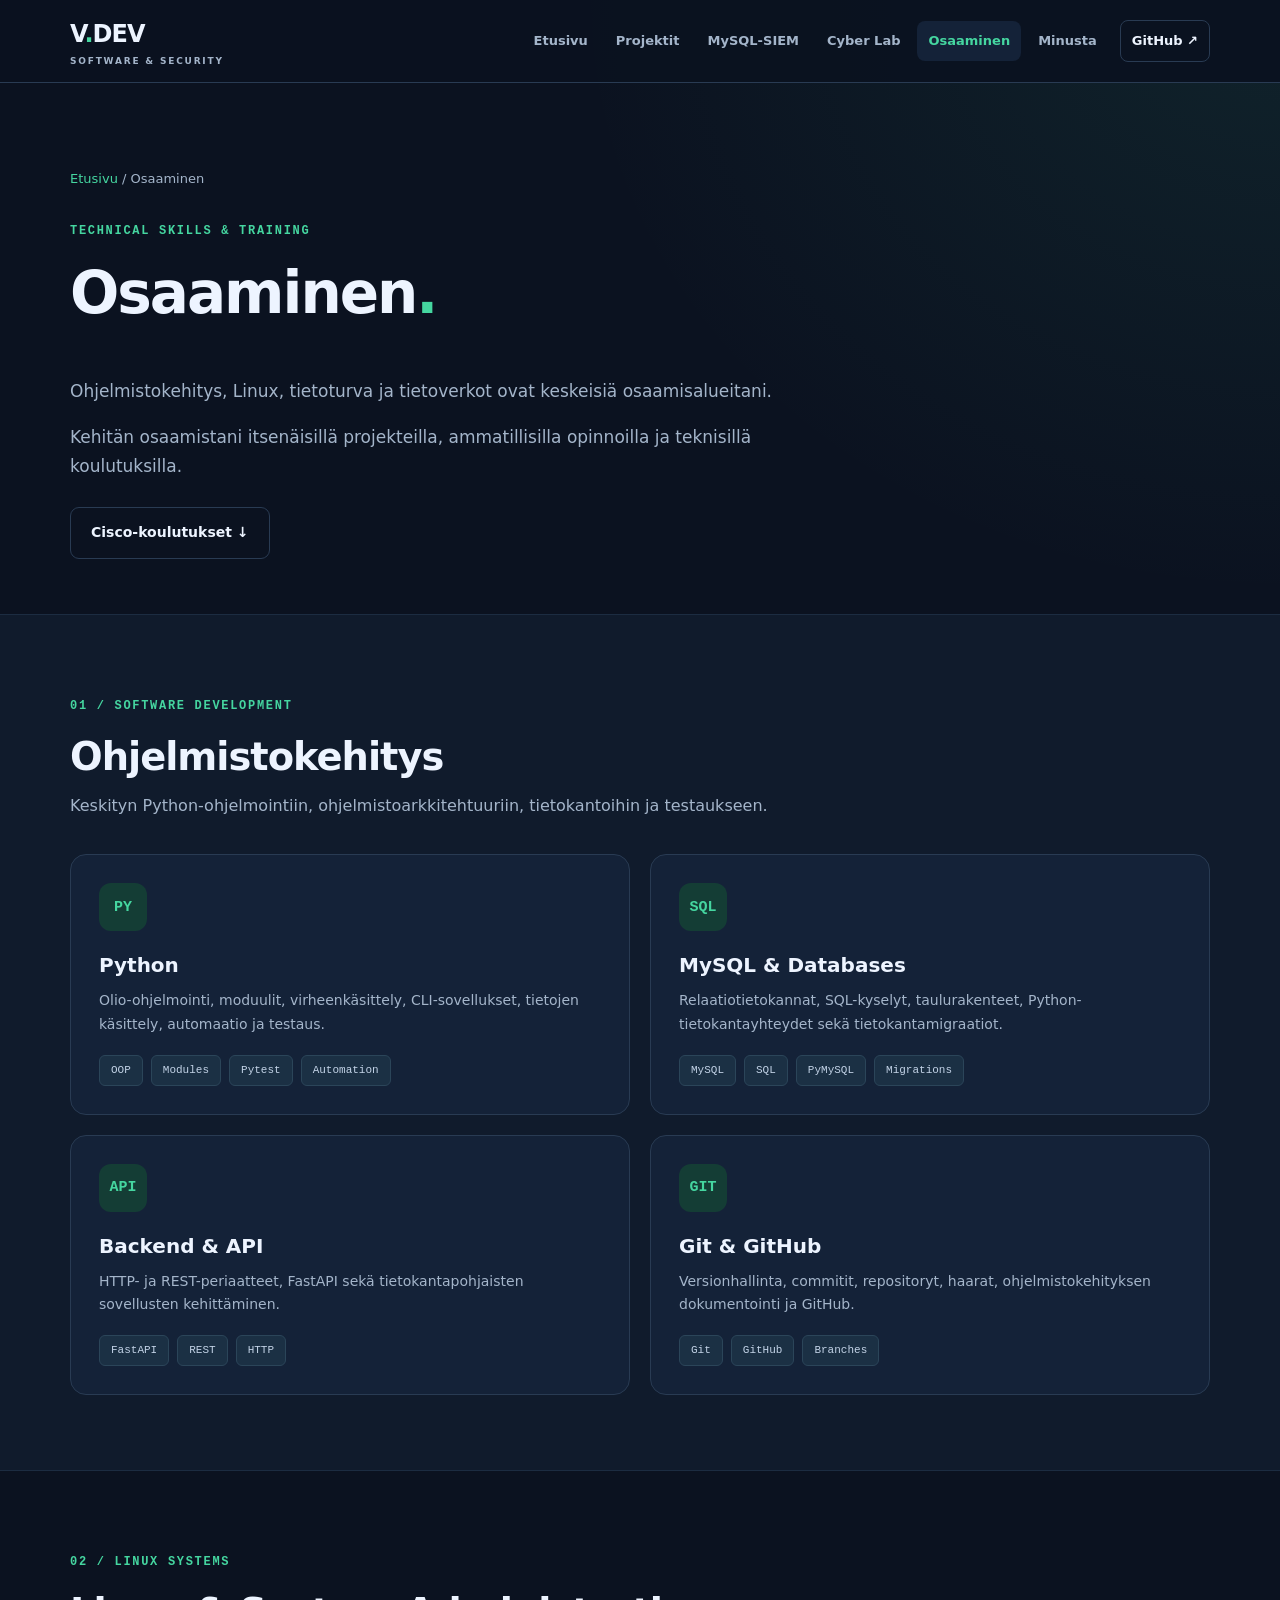
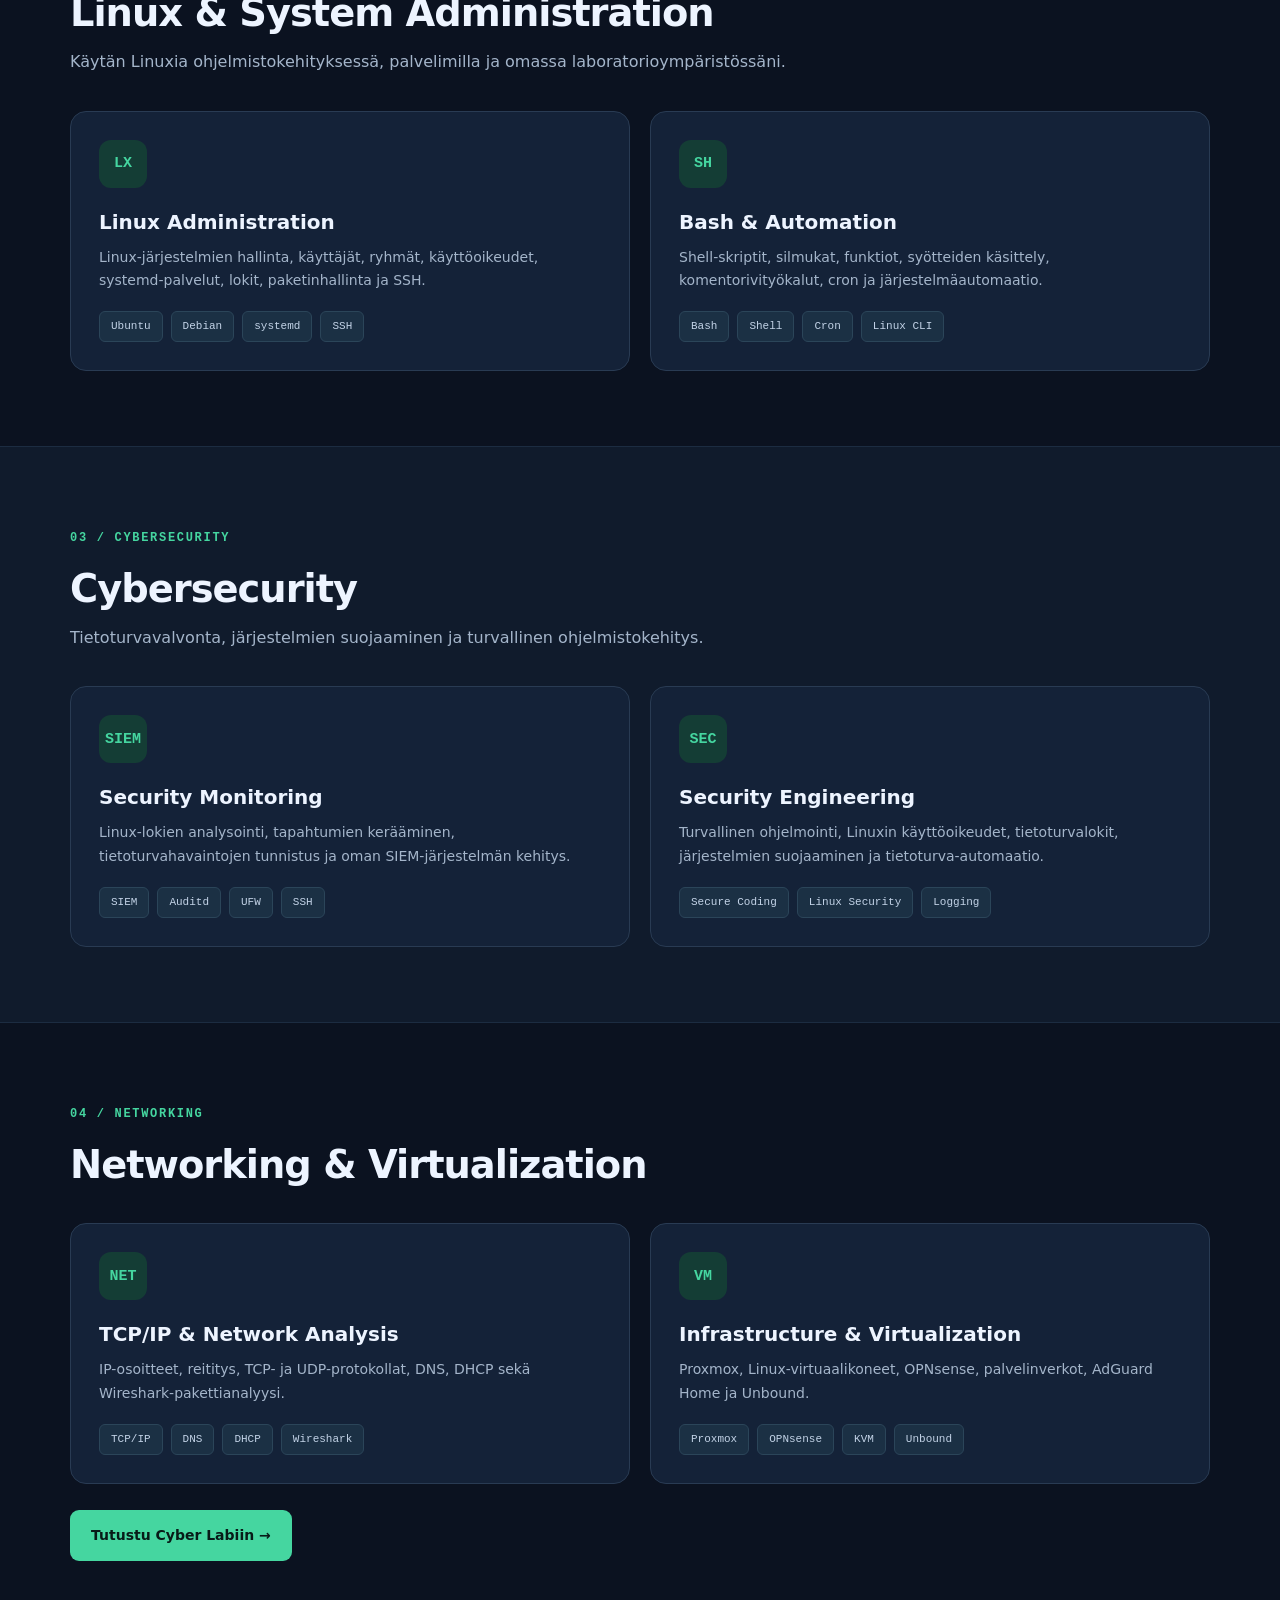
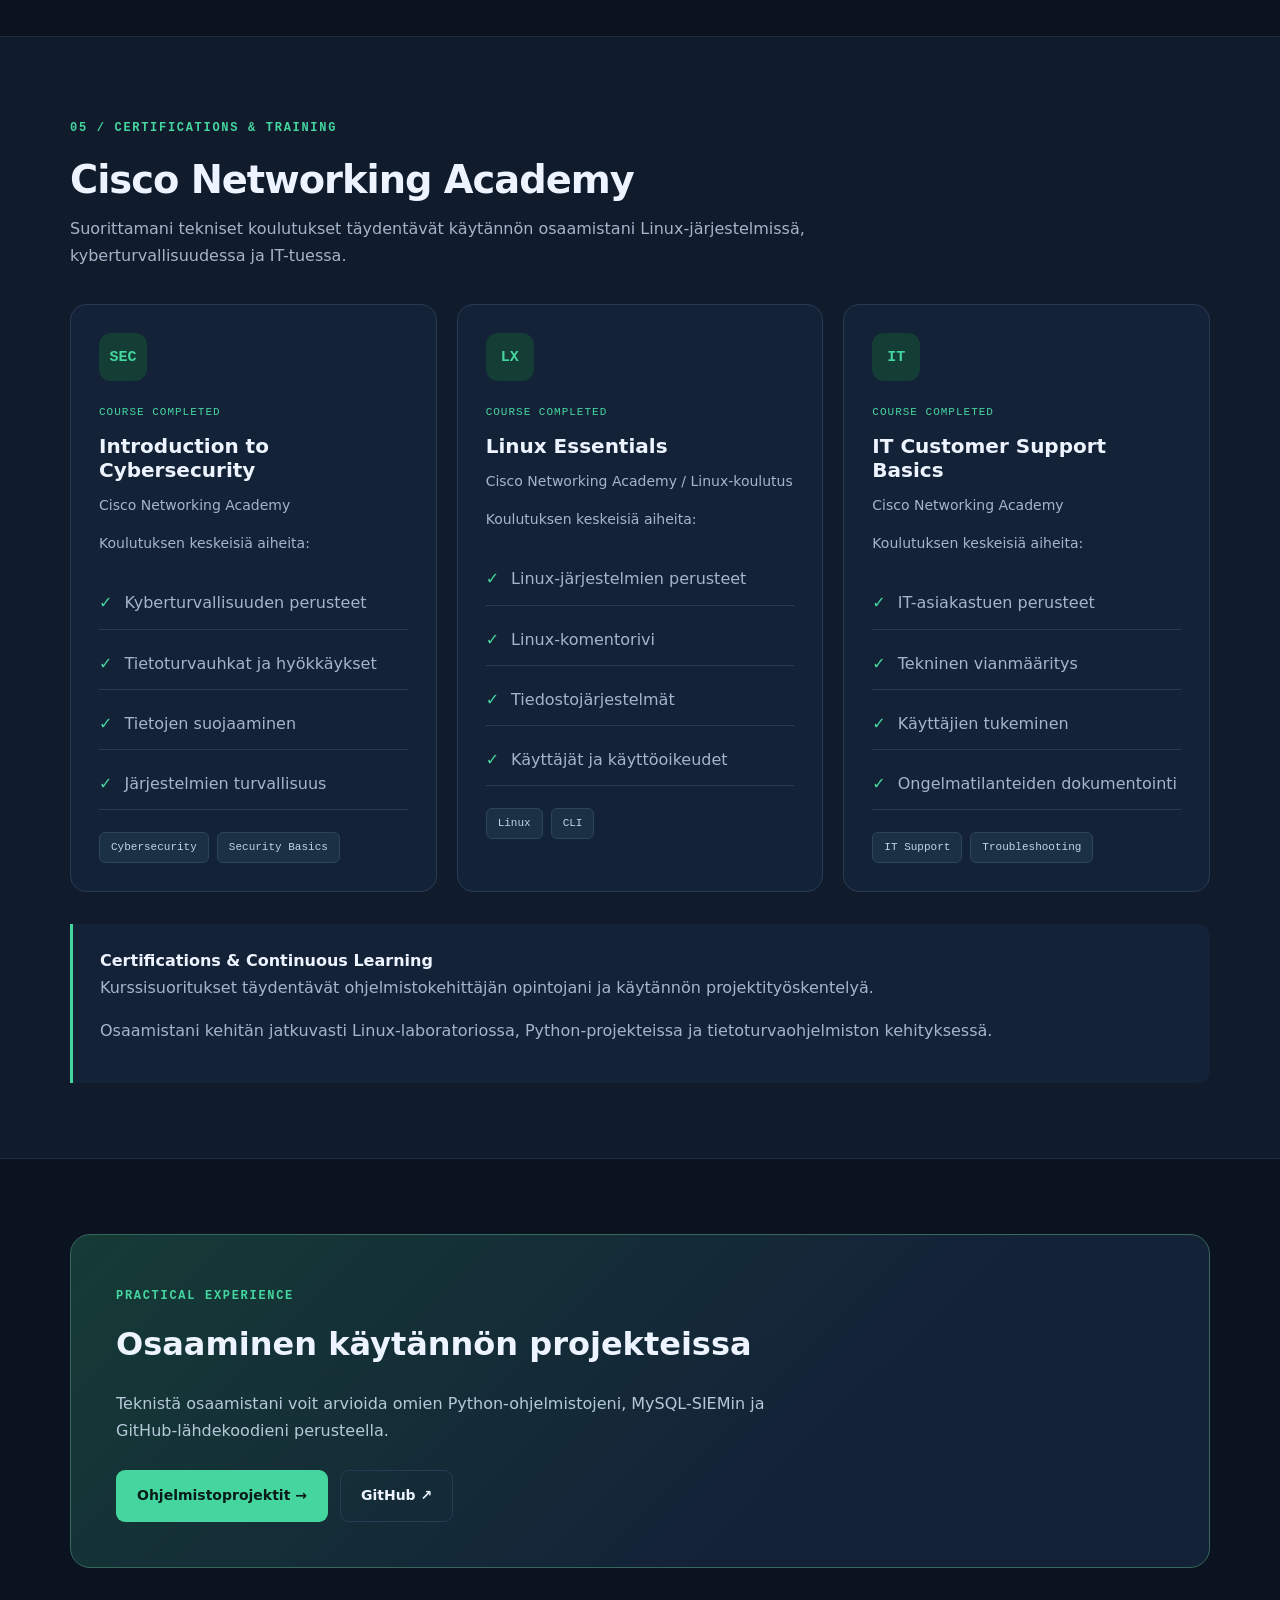
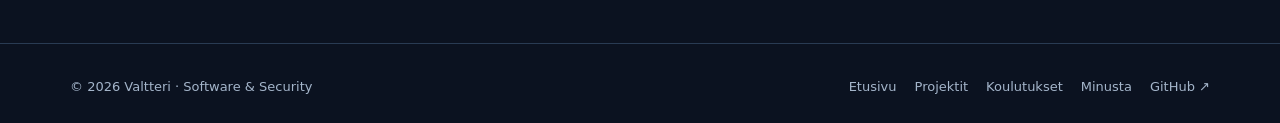
<file: docs/skills.html>
<!DOCTYPE html>
<html lang="fi">

<head>
    <meta charset="UTF-8">
    <meta name="viewport"
          content="width=device-width, initial-scale=1.0">
    <meta name="theme-color" content="#0b1220">

    <meta name="description"
          content="Valtterin tekninen osaaminen:
          Python, Linux, kyberturvallisuus,
          tietoverkot sekä Cisco Networking
          Academy -kurssisuoritukset.">

    <title>Osaaminen | V.DEV</title>
    <link rel="stylesheet" href="css/style.css">
</head>

<body>

<a class="skip-link" href="#main">
    Siirry sisältöön
</a>


<!-- NAVIGAATIO -->

<header class="site-header">
    <div class="container header-inner">

        <a class="brand" href="index.html">
            V<span class="accent">.</span>DEV
            <span class="brand-subtitle">
                SOFTWARE & SECURITY
            </span>
        </a>

        <nav class="nav" aria-label="Päävalikko">
            <a href="index.html">Etusivu</a>
            <a href="projects.html">Projektit</a>
            <a href="mysql-siem.html">MySQL-SIEM</a>
            <a href="cyber-lab.html">Cyber Lab</a>

            <a href="skills.html" aria-current="page">
                Osaaminen
            </a>

            <a href="about.html">Minusta</a>

            <a class="nav-github"
               href="https://github.com/valtteri-cybersecurity"
               target="_blank"
               rel="noopener noreferrer">
                GitHub ↗
            </a>
        </nav>

    </div>
</header>


<main id="main">

    <!-- HERO -->

    <section class="page-hero">
        <div class="container">

            <div class="breadcrumb">
                <a href="index.html">Etusivu</a>
                / Osaaminen
            </div>

            <span class="eyebrow">
                Technical Skills & Training
            </span>

            <h1>
                Osaaminen<span class="accent">.</span>
            </h1>

            <p>
                Ohjelmistokehitys, Linux,
                tietoturva ja tietoverkot
                ovat keskeisiä osaamisalueitani.
            </p>

            <p>
                Kehitän osaamistani itsenäisillä
                projekteilla, ammatillisilla
                opinnoilla ja teknisillä koulutuksilla.
            </p>

            <div class="button-row">
                <a class="button button-outline"
                   href="#certifications">
                    Cisco-koulutukset ↓
                </a>
            </div>

        </div>
    </section>


    <!-- OHJELMISTOKEHITYS -->

    <section class="section section-soft">

        <div class="container">

            <div class="section-heading">
                <span class="eyebrow">
                    01 / Software Development
                </span>

                <h2>Ohjelmistokehitys</h2>

                <p>
                    Keskityn Python-ohjelmointiin,
                    ohjelmistoarkkitehtuuriin,
                    tietokantoihin ja testaukseen.
                </p>
            </div>

            <div class="grid grid-2">

                <article class="card">
                    <div class="card-icon">PY</div>
                    <h3>Python</h3>

                    <p>
                        Olio-ohjelmointi, moduulit,
                        virheenkäsittely, CLI-sovellukset,
                        tietojen käsittely,
                        automaatio ja testaus.
                    </p>

                    <div class="tags">
                        <span class="tag">OOP</span>
                        <span class="tag">Modules</span>
                        <span class="tag">Pytest</span>
                        <span class="tag">Automation</span>
                    </div>
                </article>

                <article class="card">
                    <div class="card-icon">SQL</div>
                    <h3>MySQL & Databases</h3>

                    <p>
                        Relaatiotietokannat,
                        SQL-kyselyt, taulurakenteet,
                        Python-tietokantayhteydet
                        sekä tietokantamigraatiot.
                    </p>

                    <div class="tags">
                        <span class="tag">MySQL</span>
                        <span class="tag">SQL</span>
                        <span class="tag">PyMySQL</span>
                        <span class="tag">Migrations</span>
                    </div>
                </article>

                <article class="card">
                    <div class="card-icon">API</div>
                    <h3>Backend & API</h3>

                    <p>
                        HTTP- ja REST-periaatteet,
                        FastAPI sekä
                        tietokantapohjaisten
                        sovellusten kehittäminen.
                    </p>

                    <div class="tags">
                        <span class="tag">FastAPI</span>
                        <span class="tag">REST</span>
                        <span class="tag">HTTP</span>
                    </div>
                </article>

                <article class="card">
                    <div class="card-icon">GIT</div>
                    <h3>Git & GitHub</h3>

                    <p>
                        Versionhallinta, commitit,
                        repositoryt, haarat,
                        ohjelmistokehityksen
                        dokumentointi ja GitHub.
                    </p>

                    <div class="tags">
                        <span class="tag">Git</span>
                        <span class="tag">GitHub</span>
                        <span class="tag">Branches</span>
                    </div>
                </article>

            </div>
        </div>
    </section>


    <!-- LINUX -->

    <section class="section">
        <div class="container">

            <div class="section-heading">
                <span class="eyebrow">
                    02 / Linux Systems
                </span>

                <h2>Linux & System Administration</h2>

                <p>
                    Käytän Linuxia ohjelmistokehityksessä,
                    palvelimilla ja omassa
                    laboratorioympäristössäni.
                </p>
            </div>

            <div class="grid grid-2">

                <article class="card">
                    <div class="card-icon">LX</div>
                    <h3>Linux Administration</h3>

                    <p>
                        Linux-järjestelmien hallinta,
                        käyttäjät, ryhmät, käyttöoikeudet,
                        systemd-palvelut, lokit,
                        paketinhallinta ja SSH.
                    </p>

                    <div class="tags">
                        <span class="tag">Ubuntu</span>
                        <span class="tag">Debian</span>
                        <span class="tag">systemd</span>
                        <span class="tag">SSH</span>
                    </div>
                </article>

                <article class="card">
                    <div class="card-icon">SH</div>
                    <h3>Bash & Automation</h3>

                    <p>
                        Shell-skriptit, silmukat,
                        funktiot, syötteiden käsittely,
                        komentorivityökalut,
                        cron ja järjestelmäautomaatio.
                    </p>

                    <div class="tags">
                        <span class="tag">Bash</span>
                        <span class="tag">Shell</span>
                        <span class="tag">Cron</span>
                        <span class="tag">Linux CLI</span>
                    </div>
                </article>

            </div>

        </div>
    </section>


    <!-- KYBERTURVALLISUUS -->

    <section class="section section-soft">
        <div class="container">

            <div class="section-heading">
                <span class="eyebrow">
                    03 / Cybersecurity
                </span>

                <h2>Cybersecurity</h2>

                <p>
                    Tietoturvavalvonta,
                    järjestelmien suojaaminen
                    ja turvallinen ohjelmistokehitys.
                </p>
            </div>

            <div class="grid grid-2">

                <article class="card">
                    <div class="card-icon">SIEM</div>
                    <h3>Security Monitoring</h3>

                    <p>
                        Linux-lokien analysointi,
                        tapahtumien kerääminen,
                        tietoturvahavaintojen tunnistus
                        ja oman SIEM-järjestelmän kehitys.
                    </p>

                    <div class="tags">
                        <span class="tag">SIEM</span>
                        <span class="tag">Auditd</span>
                        <span class="tag">UFW</span>
                        <span class="tag">SSH</span>
                    </div>
                </article>

                <article class="card">
                    <div class="card-icon">SEC</div>
                    <h3>Security Engineering</h3>

                    <p>
                        Turvallinen ohjelmointi,
                        Linuxin käyttöoikeudet,
                        tietoturvalokit,
                        järjestelmien suojaaminen
                        ja tietoturva-automaatio.
                    </p>

                    <div class="tags">
                        <span class="tag">Secure Coding</span>
                        <span class="tag">Linux Security</span>
                        <span class="tag">Logging</span>
                    </div>
                </article>

            </div>
        </div>
    </section>


    <!-- VERKOT -->

    <section class="section">
        <div class="container">

            <div class="section-heading">
                <span class="eyebrow">
                    04 / Networking
                </span>

                <h2>Networking & Virtualization</h2>
            </div>

            <div class="grid grid-2">

                <article class="card">
                    <div class="card-icon">NET</div>
                    <h3>TCP/IP & Network Analysis</h3>

                    <p>
                        IP-osoitteet, reititys,
                        TCP- ja UDP-protokollat,
                        DNS, DHCP sekä
                        Wireshark-pakettianalyysi.
                    </p>

                    <div class="tags">
                        <span class="tag">TCP/IP</span>
                        <span class="tag">DNS</span>
                        <span class="tag">DHCP</span>
                        <span class="tag">Wireshark</span>
                    </div>
                </article>

                <article class="card">
                    <div class="card-icon">VM</div>
                    <h3>Infrastructure & Virtualization</h3>

                    <p>
                        Proxmox, Linux-virtuaalikoneet,
                        OPNsense, palvelinverkot,
                        AdGuard Home ja Unbound.
                    </p>

                    <div class="tags">
                        <span class="tag">Proxmox</span>
                        <span class="tag">OPNsense</span>
                        <span class="tag">KVM</span>
                        <span class="tag">Unbound</span>
                    </div>
                </article>

            </div>

            <div class="button-row">
                <a class="button button-primary"
                   href="cyber-lab.html">
                    Tutustu Cyber Labiin →
                </a>
            </div>

        </div>
    </section>


    <!-- UUSI: CISCO-KOULUTUKSET -->

    <section class="section section-soft"
             id="certifications">

        <div class="container">

            <div class="section-heading">

                <span class="eyebrow">
                    05 / Certifications & Training
                </span>

                <h2>
                    Cisco Networking Academy
                </h2>

                <p>
                    Suorittamani tekniset koulutukset
                    täydentävät käytännön osaamistani
                    Linux-järjestelmissä,
                    kyberturvallisuudessa ja IT-tuessa.
                </p>

            </div>

            <div class="grid grid-3">

                <!-- INTRODUCTION TO CYBERSECURITY -->

                <article class="card">

                    <div class="card-icon">SEC</div>

                    <div class="project-status">
                        Course Completed
                    </div>

                    <h3>
                        Introduction to Cybersecurity
                    </h3>

                    <p>
                        Cisco Networking Academy
                    </p>

                    <p>
                        Koulutuksen keskeisiä aiheita:
                    </p>

                    <ul class="feature-list">
                        <li>Kyberturvallisuuden perusteet</li>
                        <li>Tietoturvauhkat ja hyökkäykset</li>
                        <li>Tietojen suojaaminen</li>
                        <li>Järjestelmien turvallisuus</li>
                    </ul>

                    <div class="tags">
                        <span class="tag">Cybersecurity</span>
                        <span class="tag">Security Basics</span>
                    </div>

                </article>


                <!-- LINUX ESSENTIALS -->

                <article class="card">

                    <div class="card-icon">LX</div>

                    <div class="project-status">
                        Course Completed
                    </div>

                    <h3>
                        Linux Essentials
                    </h3>

                    <p>
                        Cisco Networking Academy /
                        Linux-koulutus
                    </p>

                    <p>
                        Koulutuksen keskeisiä aiheita:
                    </p>

                    <ul class="feature-list">
                        <li>Linux-järjestelmien perusteet</li>
                        <li>Linux-komentorivi</li>
                        <li>Tiedostojärjestelmät</li>
                        <li>Käyttäjät ja käyttöoikeudet</li>
                    </ul>

                    <div class="tags">
                        <span class="tag">Linux</span>
                        <span class="tag">CLI</span>
                    </div>

                </article>


                <!-- CUSTOMER SUPPORT -->

                <article class="card">

                    <div class="card-icon">IT</div>

                    <div class="project-status">
                        Course Completed
                    </div>

                    <h3>
                        IT Customer Support Basics
                    </h3>

                    <p>
                        Cisco Networking Academy
                    </p>

                    <p>
                        Koulutuksen keskeisiä aiheita:
                    </p>

                    <ul class="feature-list">
                        <li>IT-asiakastuen perusteet</li>
                        <li>Tekninen vianmääritys</li>
                        <li>Käyttäjien tukeminen</li>
                        <li>Ongelmatilanteiden dokumentointi</li>
                    </ul>

                    <div class="tags">
                        <span class="tag">IT Support</span>
                        <span class="tag">Troubleshooting</span>
                    </div>

                </article>

            </div>

            <div class="highlight"
                 style="margin-top: 32px;">

                <strong>
                    Certifications & Continuous Learning
                </strong>

                <p>
                    Kurssisuoritukset täydentävät
                    ohjelmistokehittäjän opintojani
                    ja käytännön projektityöskentelyä.
                </p>

                <p>
                    Osaamistani kehitän jatkuvasti
                    Linux-laboratoriossa,
                    Python-projekteissa ja
                    tietoturvaohjelmiston kehityksessä.
                </p>

            </div>

        </div>
    </section>


    <!-- GITHUB -->

    <section class="section">
        <div class="container">

            <div class="contact-box">

                <span class="eyebrow">
                    Practical Experience
                </span>

                <h2>
                    Osaaminen käytännön projekteissa
                </h2>

                <p>
                    Teknistä osaamistani voit arvioida
                    omien Python-ohjelmistojeni,
                    MySQL-SIEMin ja
                    GitHub-lähdekoodieni perusteella.
                </p>

                <div class="button-row">

                    <a class="button button-primary"
                       href="projects.html">
                        Ohjelmistoprojektit →
                    </a>

                    <a class="button button-outline"
                       href="https://github.com/valtteri-cybersecurity"
                       target="_blank"
                       rel="noopener noreferrer">
                        GitHub ↗
                    </a>

                </div>

            </div>

        </div>
    </section>

</main>


<!-- FOOTER -->

<footer class="site-footer">
    <div class="container footer-inner">

        <span>
            © 2026 Valtteri · Software & Security
        </span>

        <div class="footer-links">
            <a href="index.html">Etusivu</a>
            <a href="projects.html">Projektit</a>
            <a href="skills.html#certifications">
                Koulutukset
            </a>
            <a href="about.html">Minusta</a>
            <a href="https://github.com/valtteri-cybersecurity"
               target="_blank"
               rel="noopener noreferrer">
                GitHub ↗
            </a>
        </div>

    </div>
</footer>

</body>
</html>
</file>
<file: docs/css/style.css>
/* ==========================================
   PORTFOLIO v1.0
   Main stylesheet
   ========================================== */


:root {
    color-scheme: dark;

    --bg: #0b1220;
    --bg-soft: #101b2c;
    --card: #142238;
    --card-hover: #1a2b43;

    --text: #edf4ff;
    --muted: #a4b5ca;
    --accent: #45d6a0;
    --accent-dark: #143d35;

    --border: #293b53;

    --radius: 16px;
    --max-width: 1140px;
}

* {
    box-sizing: border-box;
}

html {
    scroll-behavior: smooth;
}

body {
    margin: 0;
    background: var(--bg);
    color: var(--text);

    font-family: system-ui, -apple-system,
                 BlinkMacSystemFont, "Segoe UI",
                 sans-serif;

    line-height: 1.7;
}

body::before {
    content: "";
    position: absolute;
    top: 0;
    right: 0;
    width: 60%;
    height: 650px;

    background: radial-gradient(
        ellipse at top right,
        rgba(69, 214, 160, 0.085),
        transparent 65%
    );

    pointer-events: none;
    z-index: -1;
}

a {
    color: inherit;
    text-decoration: none;
}

a:hover {
    color: var(--accent);
}

a:focus-visible,
summary:focus-visible {
    outline: 3px solid var(--accent);
    outline-offset: 4px;
}

h1, h2, h3, h4 {
    line-height: 1.2;
    margin-top: 0;
}

p {
    margin-top: 0;
}

ul {
    padding-left: 22px;
}

li {
    margin-bottom: 8px;
}

::selection {
    background: var(--accent);
    color: var(--bg);
}

.container {
    width: min(
        calc(100% - 40px),
        var(--max-width)
    );
    margin-inline: auto;
}

.accent {
    color: var(--accent);
}

.muted {
    color: var(--muted);
}

.mono {
    font-family: "SFMono-Regular", Consolas,
                 "Liberation Mono", monospace;
}

.skip-link {
    position: absolute;
    left: 12px;
    top: -100px;
    padding: 12px;
    background: var(--accent);
    color: var(--bg);
    z-index: 100;
}

.skip-link:focus {
    top: 12px;
}



.site-header {
    position: sticky;
    top: 0;
    z-index: 50;

    background: rgba(11, 18, 32, 0.95);
    border-bottom: 1px solid var(--border);
}

.header-inner {
    min-height: 82px;
    display: flex;
    justify-content: space-between;
    align-items: center;
    gap: 24px;
}

.brand {
    font-size: 24px;
    font-weight: 800;
    letter-spacing: -1px;
    white-space: nowrap;
}

.brand-subtitle {
    display: block;
    font-size: 9px;
    font-weight: 600;
    letter-spacing: 1.8px;
    color: var(--muted);
    line-height: 1.5;
}

.nav {
    display: flex;
    align-items: center;
    gap: 6px;
}

.nav a {
    padding: 9px 11px;
    border-radius: 8px;
    font-size: 13px;
    font-weight: 600;
    color: var(--muted);
    white-space: nowrap;
}

.nav a:hover,
.nav a[aria-current="page"] {
    background: var(--card);
    color: var(--accent);
}

.nav .nav-github {
    border: 1px solid var(--border);
    color: var(--text);
    margin-left: 6px;
}



.button {
    display: inline-flex;
    align-items: center;
    justify-content: center;
    gap: 10px;

    padding: 13px 20px;
    border-radius: 9px;

    font-size: 14px;
    font-weight: 700;

    border: 1px solid transparent;
    transition: 0.2s ease;
}

.button-primary {
    background: var(--accent);
    color: #081b18;
}

.button-primary:hover {
    background: #78e9bd;
    color: #081b18;
    transform: translateY(-2px);
}

.button-outline {
    border-color: var(--border);
    color: var(--text);
}

.button-outline:hover {
    background: var(--card);
    color: var(--accent);
}

.button-row {
    display: flex;
    flex-wrap: wrap;
    gap: 12px;
    margin-top: 26px;
}

.eyebrow {
    display: inline-block;
    color: var(--accent);
    font-family: Consolas, monospace;
    font-size: 12px;
    font-weight: 700;
    letter-spacing: 1.7px;
    text-transform: uppercase;
    margin-bottom: 18px;
}

.tags {
    display: flex;
    flex-wrap: wrap;
    gap: 8px;
    margin-top: 18px;
}

.tag {
    display: inline-block;
    padding: 5px 11px;

    color: #c3d3e7;
    background: #1b3044;

    border: 1px solid #2b4559;
    border-radius: 6px;

    font-family: Consolas, monospace;
    font-size: 11px;
}



.hero {
    padding: 100px 0 85px;
}

.hero-grid {
    display: grid;
    grid-template-columns: 1.1fr 0.9fr;
    gap: 58px;
    align-items: center;
}

.hero h1 {
    font-size: clamp(38px, 5.6vw, 68px);
    letter-spacing: -2.5px;
    margin-bottom: 25px;
}

.hero-lead {
    color: var(--muted);
    font-size: 17px;
    max-width: 620px;
}

.page-hero {
    padding: 85px 0 55px;
}

.page-hero h1 {
    font-size: clamp(38px, 5vw, 58px);
    letter-spacing: -2px;
}

.page-hero p {
    max-width: 780px;
    color: var(--muted);
    font-size: 17px;
}

.breadcrumb {
    margin-bottom: 25px;
    color: var(--muted);
    font-size: 13px;
}

.breadcrumb a {
    color: var(--accent);
}



.terminal {
    overflow: hidden;

    background: #08111d;
    border: 1px solid #34445a;
    border-radius: 15px;

    box-shadow: 0 22px 70px rgba(0,0,0,0.25);
}

.terminal-top {
    display: flex;
    align-items: center;
    gap: 7px;

    background: #172436;
    border-bottom: 1px solid var(--border);
    padding: 13px 16px;
}

.dot {
    width: 10px;
    height: 10px;
    border-radius: 50%;
}

.dot-red {
    background: #ff6878;
}

.dot-yellow {
    background: #ffc45b;
}

.dot-green {
    background: #50d49b;
}

.terminal-title {
    margin-left: auto;
    color: var(--muted);
    font: 11px Consolas, monospace;
}

.terminal-body {
    padding: 25px;
    font: 13px/2 Consolas, monospace;
    overflow-wrap: anywhere;
}

.terminal-line {
    margin: 0;
}

.terminal-prompt {
    color: var(--accent);
}

.terminal-output {
    color: #bfd0e6;
}

.terminal-comment {
    color: #7f93ac;
}



.section {
    padding: 75px 0;
}

.section-soft {
    background: var(--bg-soft);
    border-top: 1px solid #1c2c41;
    border-bottom: 1px solid #1c2c41;
}

.section-heading {
    max-width: 760px;
    margin-bottom: 35px;
}

.section-heading h2 {
    font-size: clamp(28px, 3vw, 39px);
    letter-spacing: -1px;
    margin-bottom: 12px;
}

.section-heading p {
    color: var(--muted);
}

.grid {
    display: grid;
    gap: 20px;
}

.grid-2 {
    grid-template-columns: repeat(2, minmax(0, 1fr));
}

.grid-3 {
    grid-template-columns: repeat(3, minmax(0, 1fr));
}

.card {
    padding: 28px;

    background: var(--card);
    border: 1px solid var(--border);
    border-radius: var(--radius);

    transition: background 0.2s ease,
                border-color 0.2s ease,
                transform 0.2s ease;
}

.card:hover {
    background: var(--card-hover);
    border-color: #3e5d70;
}

.card h3 {
    font-size: 20px;
    margin-bottom: 12px;
}

.card p {
    color: var(--muted);
    font-size: 14px;
}

.card-icon {
    display: inline-flex;
    align-items: center;
    justify-content: center;

    width: 48px;
    height: 48px;

    background: var(--accent-dark);
    color: var(--accent);

    border-radius: 12px;
    font: 800 15px Consolas, monospace;

    margin-bottom: 22px;
}

.card-link {
    display: inline-flex;
    align-items: center;
    gap: 8px;
    color: var(--accent);
    font-weight: 700;
    font-size: 14px;
    margin-top: 18px;
}

.project-status {
    font-family: Consolas, monospace;
    font-size: 11px;
    color: var(--accent);
    text-transform: uppercase;
    letter-spacing: 1px;
    margin-bottom: 12px;
}

.two-columns {
    display: grid;
    grid-template-columns: repeat(2, minmax(0, 1fr));
    gap: 45px;
    align-items: center;
}

.feature-list {
    list-style: none;
    padding: 0;
    margin: 22px 0;
}

.feature-list li {
    padding: 12px 0;
    border-bottom: 1px solid var(--border);
    color: var(--muted);
}

.feature-list li::before {
    content: "✓";
    color: var(--accent);
    font-weight: bold;
    margin-right: 12px;
}

.info-panel {
    background: var(--card);
    border: 1px solid var(--border);
    border-radius: var(--radius);
    padding: 30px;
}

.info-panel h3 {
    margin-bottom: 18px;
}

.info-panel p {
    color: var(--muted);
}

.highlight {
    border-left: 3px solid var(--accent);
    background: var(--card);
    padding: 23px 27px;
    border-radius: 0 12px 12px 0;
    color: var(--muted);
}

.highlight strong {
    color: var(--text);
}



.pipeline {
    display: flex;
    flex-direction: column;
    align-items: stretch;
    max-width: 740px;
    margin: 35px auto;
    gap: 12px;
}

.flow-node {
    background: var(--card);
    border: 1px solid var(--border);
    border-radius: 12px;
    padding: 22px;
    text-align: center;
}

.flow-node strong {
    display: block;
    color: var(--text);
}

.flow-node small {
    display: block;
    color: var(--muted);
    margin-top: 5px;
}

.flow-node-accent {
    border-color: #397b69;
    background: #12392f;
}

.flow-arrow {
    text-align: center;
    color: var(--accent);
    font-size: 24px;
    line-height: 1;
}

.flow-grid {
    display: grid;
    grid-template-columns: repeat(3, minmax(0, 1fr));
    gap: 12px;
}

.flow-grid .flow-node {
    padding: 16px 10px;
    font-size: 13px;
}

.diagram-note {
    text-align: center;
    color: var(--muted);
    font-size: 12px;
    margin-top: 15px;
}



.skill-group {
    margin-bottom: 30px;
}

.skill-group h3 {
    font-size: 21px;
}

.timeline {
    border-left: 2px solid var(--border);
    padding-left: 30px;
    margin: 35px 0;
}

.timeline-item {
    position: relative;
    padding-bottom: 30px;
}

.timeline-item::before {
    content: "";
    position: absolute;
    left: -38px;
    top: 5px;

    width: 12px;
    height: 12px;
    border-radius: 50%;

    background: var(--accent);
    border: 2px solid var(--bg);
}

.timeline-item h3 {
    font-size: 18px;
    margin-bottom: 8px;
}

.timeline-item p {
    color: var(--muted);
    margin: 0;
}

.contact-box {
    padding: 45px;

    background: linear-gradient(
        135deg,
        #153b36,
        #142238 65%
    );

    border: 1px solid #38685c;
    border-radius: 20px;
}

.contact-box h2 {
    font-size: 32px;
}

.contact-box p {
    color: #b5c9d8;
    max-width: 650px;
}



.site-footer {
    padding: 32px 0;
    border-top: 1px solid var(--border);
}

.footer-inner {
    display: flex;
    justify-content: space-between;
    align-items: center;
    gap: 20px;
    flex-wrap: wrap;

    color: var(--muted);
    font-size: 13px;
}

.footer-links {
    display: flex;
    flex-wrap: wrap;
    gap: 18px;
}



@media (max-width: 950px) {

    .header-inner {
        flex-wrap: wrap;
        padding: 16px 0;
        gap: 12px;
    }

    .nav {
        width: 100%;
        overflow-x: auto;
        padding-bottom: 5px;
    }

    .nav a:first-child {
        padding-left: 0;
    }

    .hero-grid {
        grid-template-columns: 1fr;
        gap: 35px;
    }

    .hero {
        padding: 65px 0;
    }

    .grid-3 {
        grid-template-columns: repeat(
            2, minmax(0, 1fr)
        );
    }

    .two-columns {
        grid-template-columns: 1fr;
        gap: 30px;
    }
}

@media (max-width: 650px) {

    .container {
        width: min(calc(100% - 30px), 1140px);
    }

    .hero h1 {
        font-size: 40px;
        letter-spacing: -1.7px;
    }

    .hero-lead {
        font-size: 15px;
    }

    .page-hero {
        padding: 55px 0 30px;
    }

    .page-hero h1 {
        font-size: 38px;
    }

    .section {
        padding: 55px 0;
    }

    .grid-2,
    .grid-3 {
        grid-template-columns: 1fr;
    }

    .card {
        padding: 23px;
    }

    .flow-grid {
        grid-template-columns: 1fr;
    }

    .terminal-body {
        padding: 18px;
        font-size: 11px;
    }

    .button-row {
        flex-direction: column;
        align-items: stretch;
    }

    .contact-box {
        padding: 28px;
    }

    .contact-box h2 {
        font-size: 26px;
    }

    .footer-inner {
        flex-direction: column;
        align-items: flex-start;
    }
}

@media (prefers-reduced-motion: reduce) {

    html {
        scroll-behavior: auto;
    }

    *,
    *::before,
    *::after {
        transition-duration: 0.01ms !important;
        animation-duration: 0.01ms !important;
    }
}
</file>
